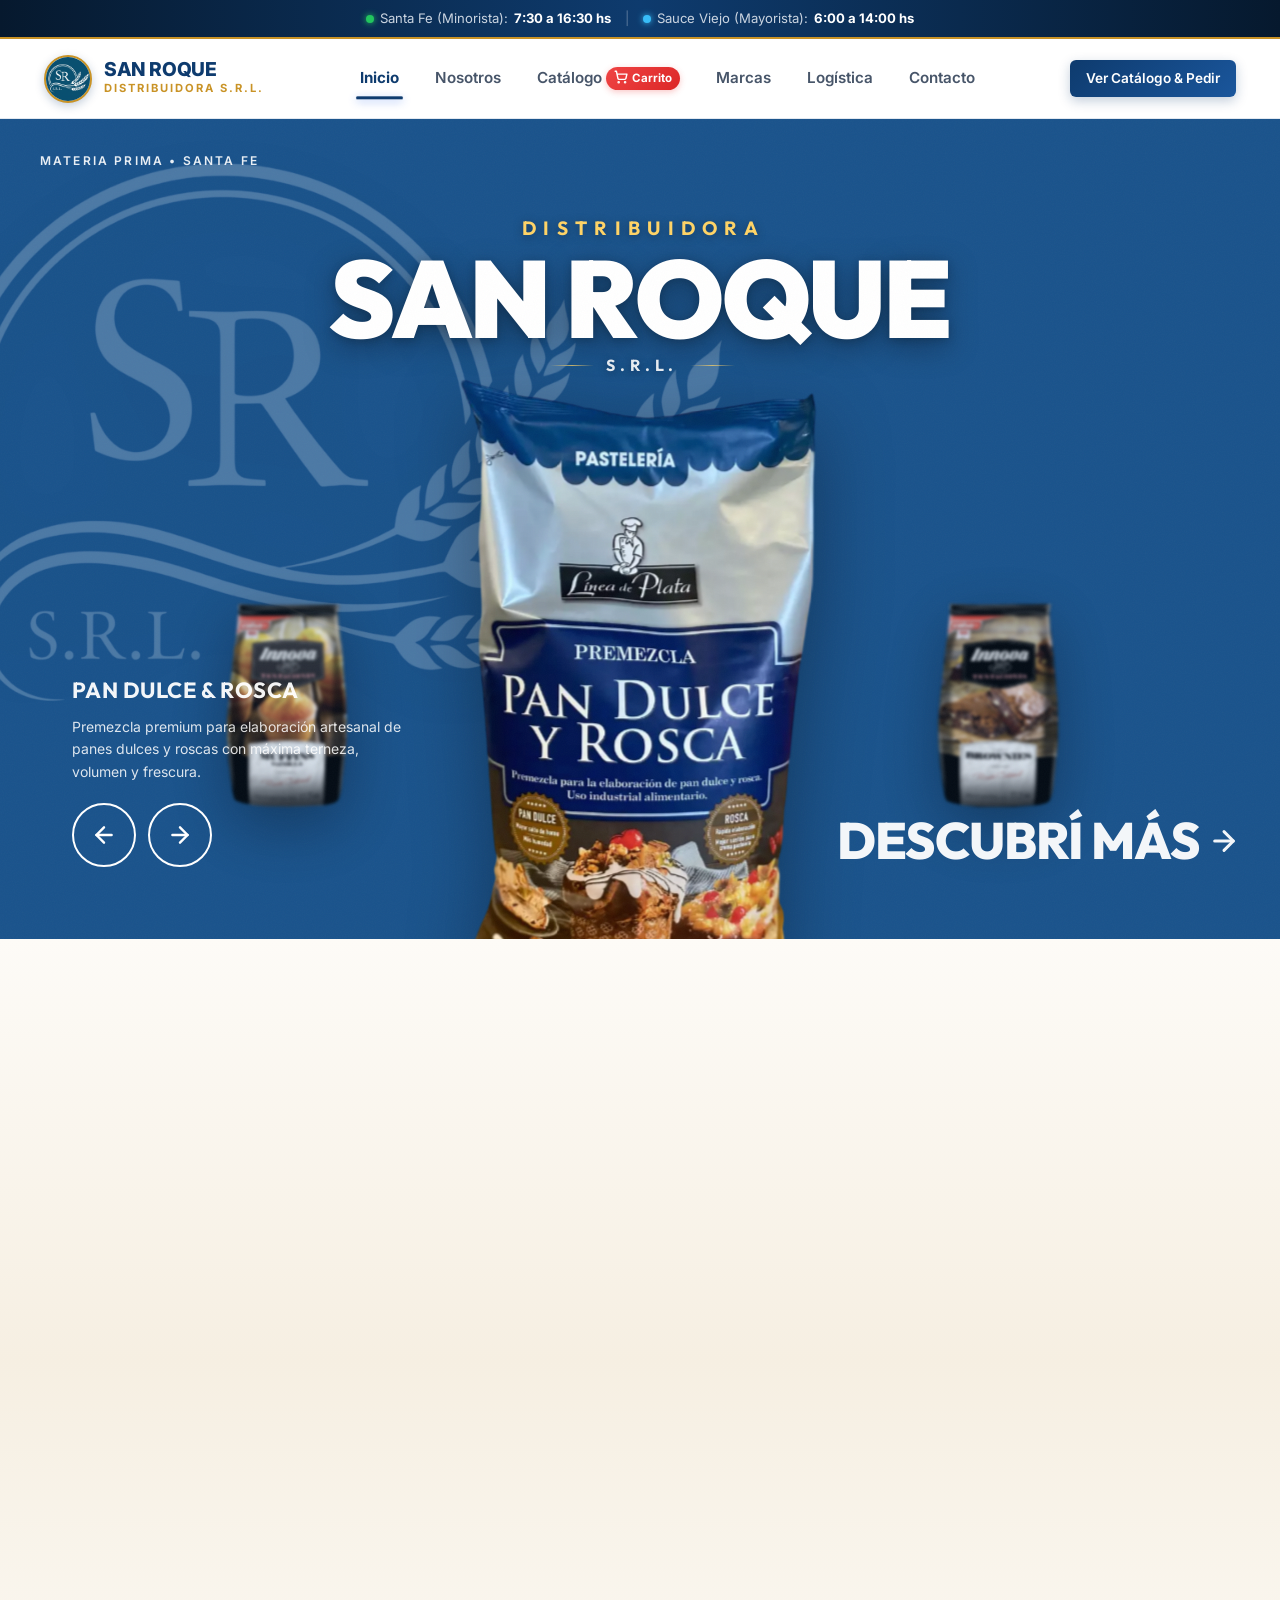
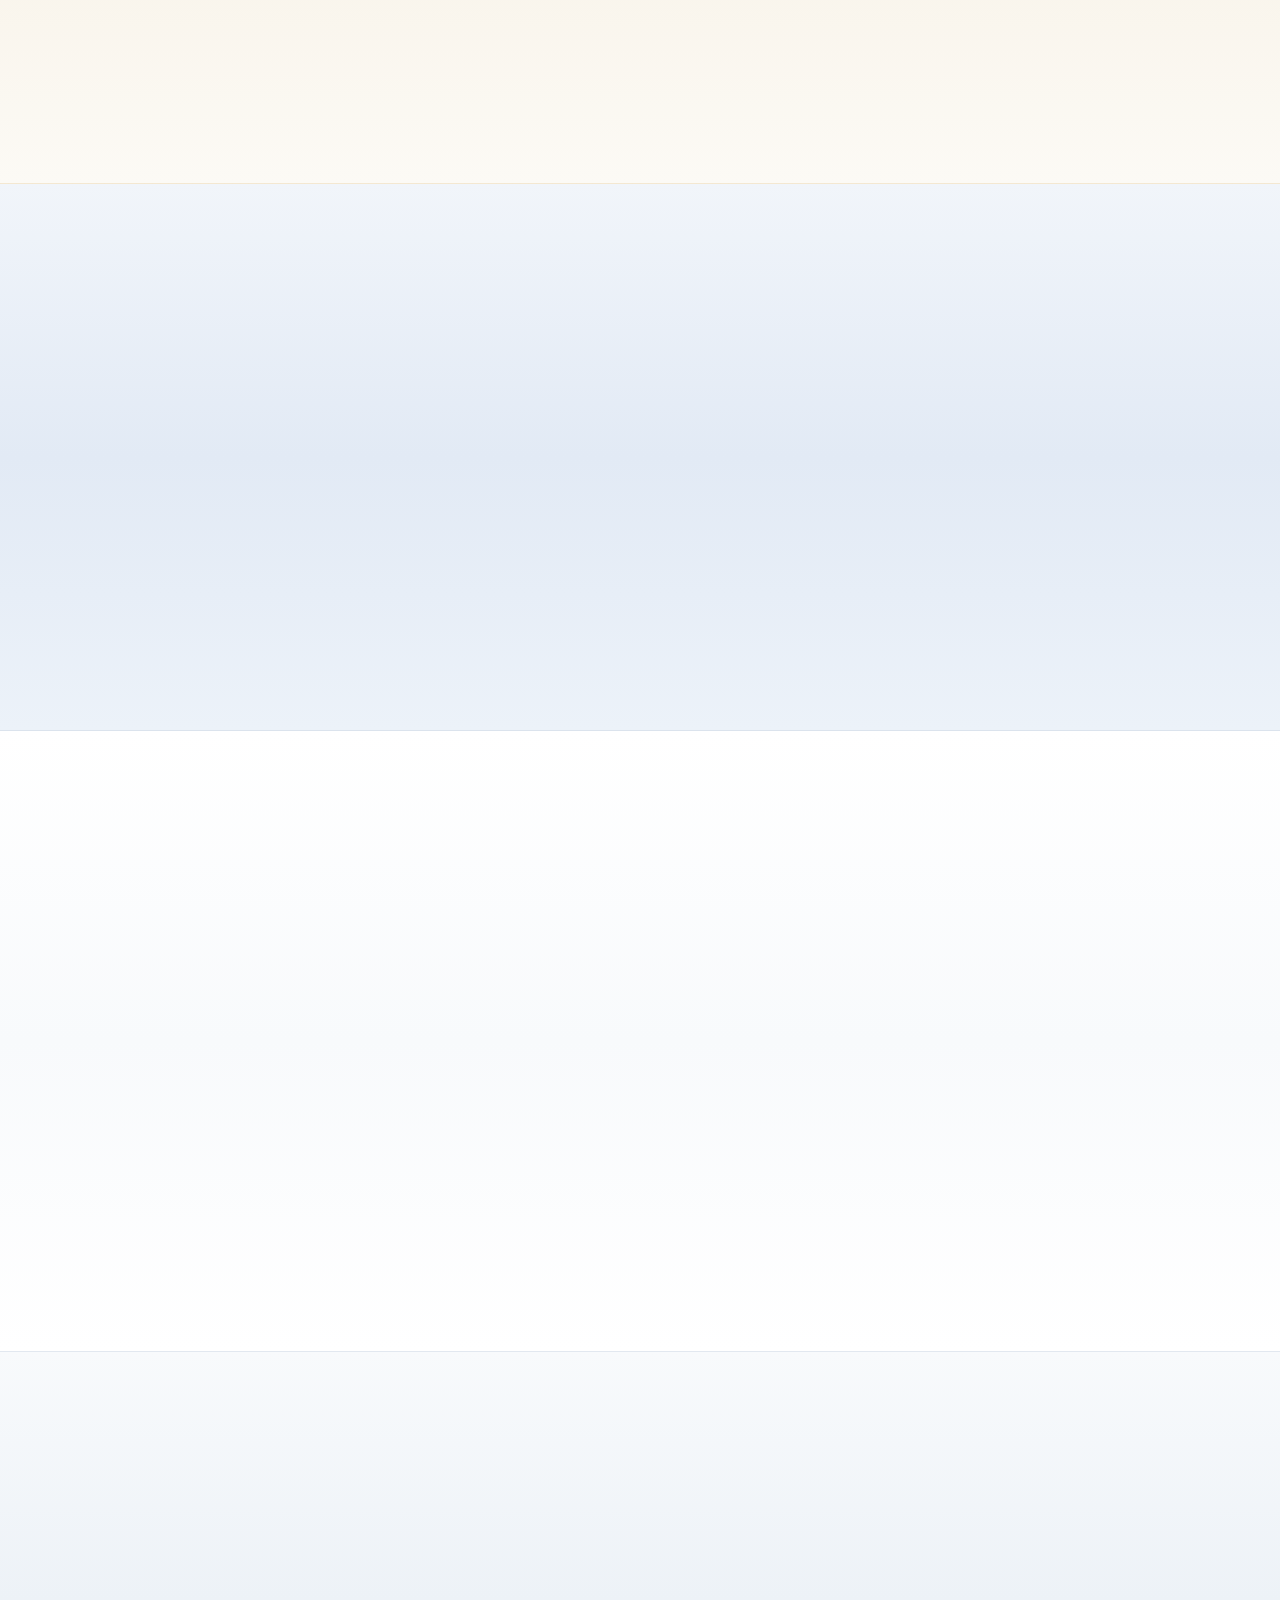
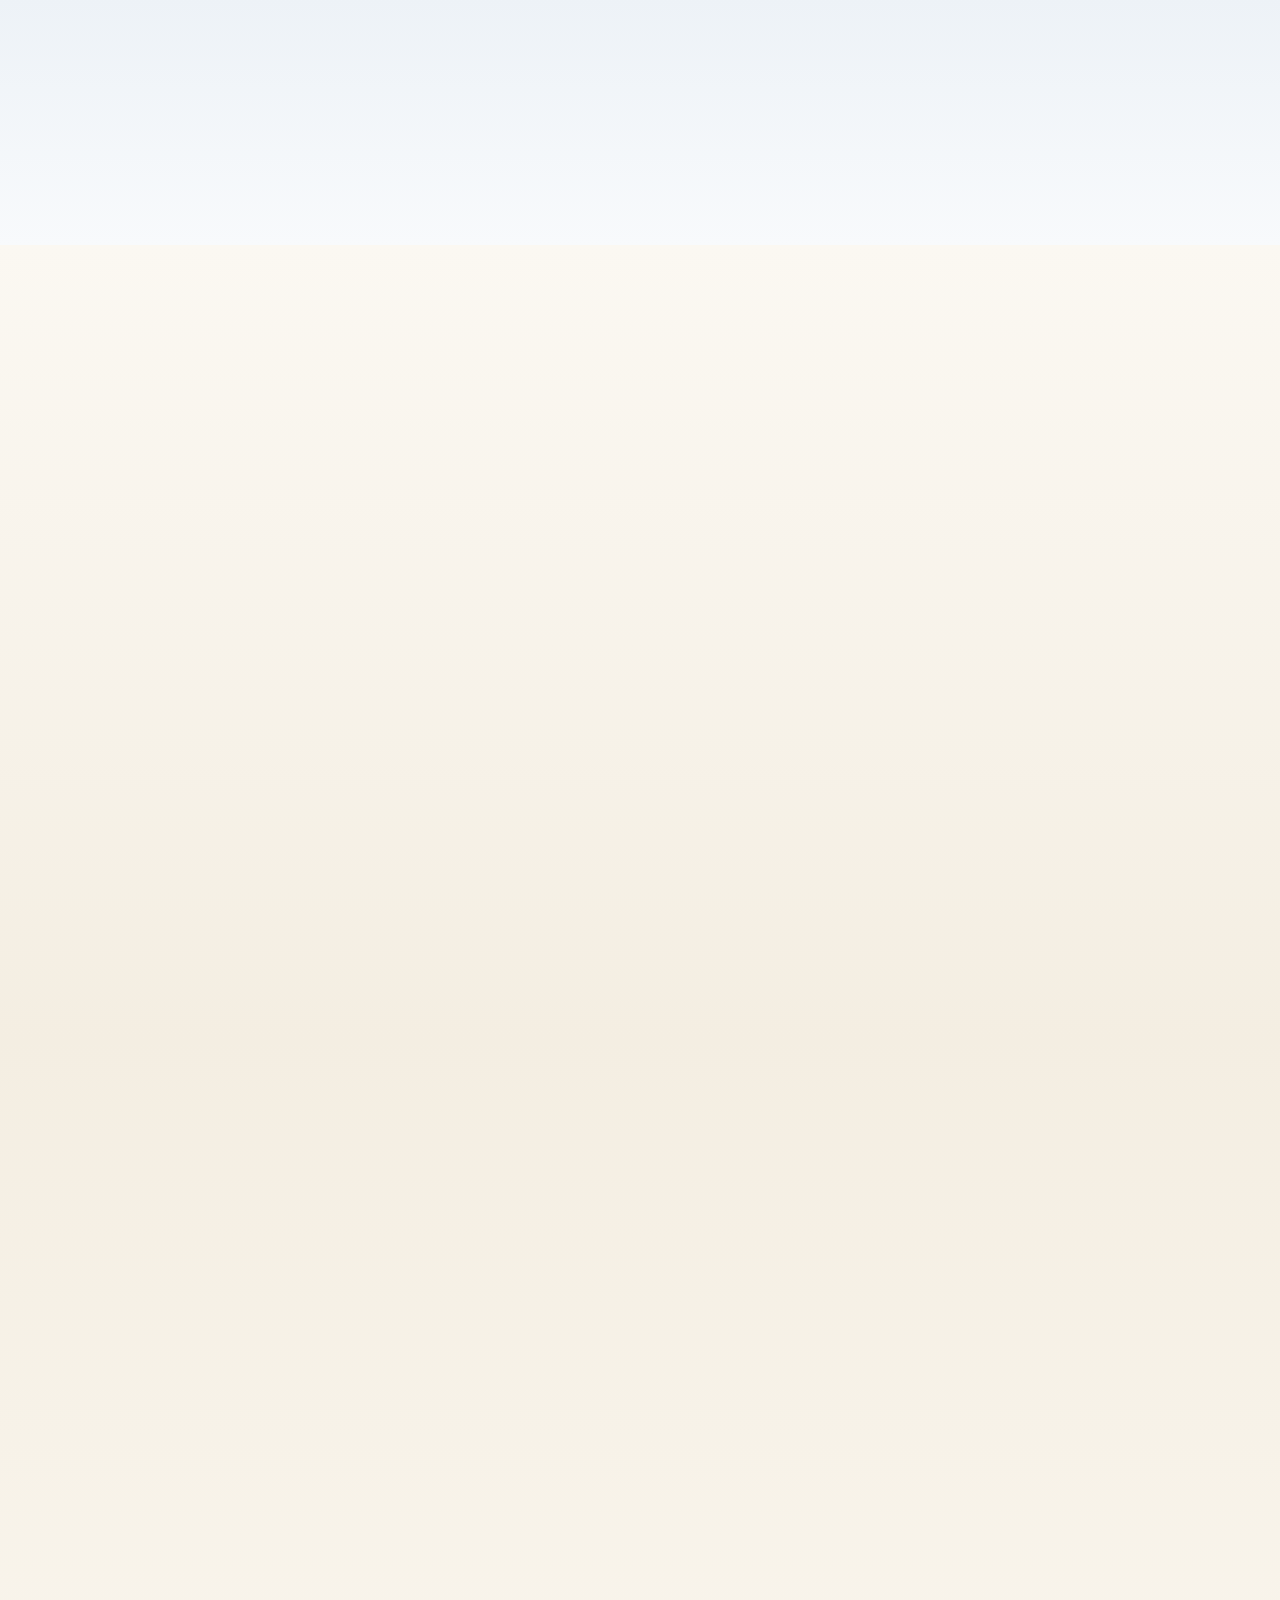
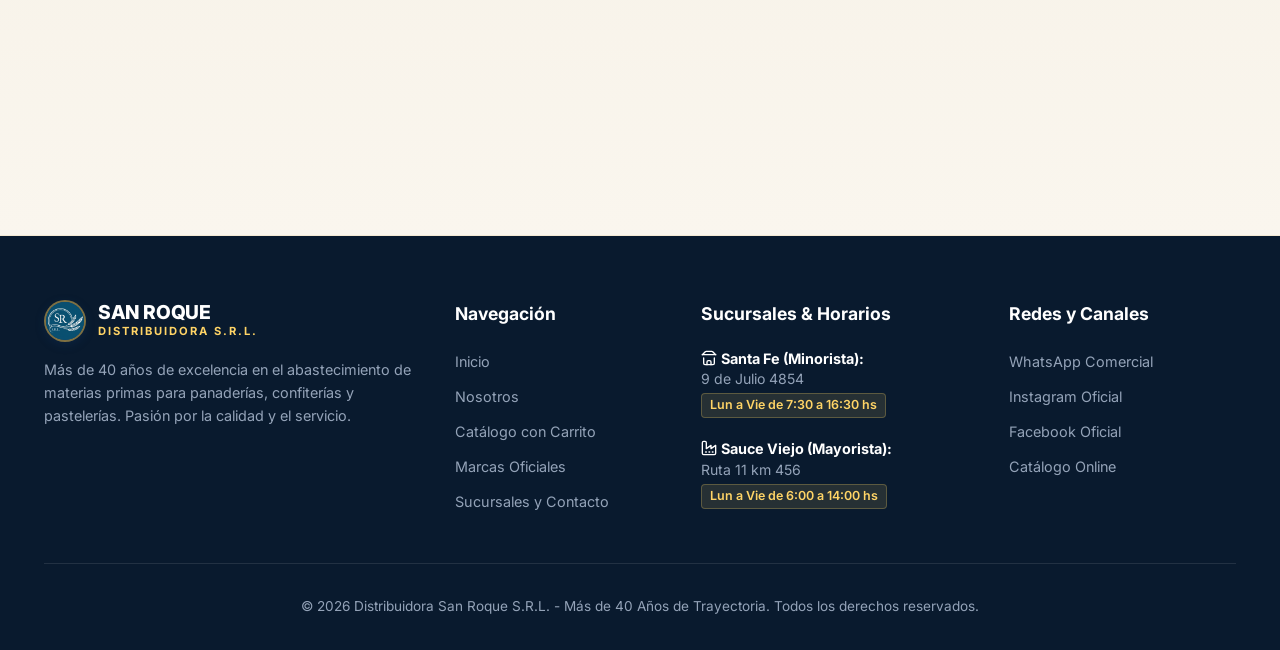
<file: index.html>
<!DOCTYPE html>
<html lang="es">

<head>
  <meta charset="UTF-8">
  <meta name="viewport" content="width=device-width, initial-scale=1.0">
  <title>Distribuidora San Roque S.R.L. | Materia Prima para Panaderías y Confiterías</title>
  <meta name="description"
    content="Distribución mayorista de materias primas para panaderías, confiterías y repostería. Distribuidores oficiales de Calsa, Ledevit, Mapsa y marcas líderes en el país.">

  <!-- Google Fonts: Outfit (Display & Titulares) + Inter (Cuerpo & UI) -->
  <link rel="preconnect" href="https://fonts.googleapis.com">
  <link rel="preconnect" href="https://fonts.gstatic.com" crossorigin>
  <link
    href="https://fonts.googleapis.com/css2?family=Inter:wght@400;500;600;700&family=Outfit:wght@500;600;700;800;900&display=swap"
    rel="stylesheet">

  <!-- Favicon -->
  <link rel="icon" type="image/png" href="imagenes de pagina/logo sin fondo.png">

  <!-- Estilos CSS -->
  <link rel="stylesheet" href="css/style.css">
</head>

<body>

  <!-- Barra Superior: Horarios de Sucursales -->
  <aside class="top-promo-bar" aria-label="Horarios de Sucursales">
    <div class="container top-promo-container">
      <div class="top-promo-right" style="margin: 0 auto;">
        <span class="top-promo-branch"><span class="branch-status-dot dot-retail"></span> Santa Fe (Minorista):
          <strong>7:30 a 16:30 hs</strong></span>
        <span class="top-promo-divider">|</span>
        <span class="top-promo-branch"><span class="branch-status-dot dot-wholesale"></span> Sauce Viejo (Mayorista):
          <strong>6:00 a 14:00 hs</strong></span>
      </div>
    </div>
  </aside>

  <!-- Header & Navegación -->
  <header class="site-header">
    <div class="container header-container">
      <a href="#inicio" class="brand-logo" aria-label="Distribuidora San Roque Inicio">
        <img src="imagenes de pagina/logo.jpg" alt="Distribuidora San Roque Logo" class="logo-img">
        <div class="logo-text">
          <span class="logo-title">SAN ROQUE</span>
          <span class="logo-subtitle">DISTRIBUIDORA S.R.L.</span>
        </div>
      </a>

      <nav>
        <ul class="nav-menu" id="nav-menu">
          <li><a href="#inicio" class="nav-link active">Inicio</a></li>
          <li><a href="#nosotros" class="nav-link">Nosotros</a></li>
          <li><a href="catalogo.html" class="nav-link nav-link-catalogo">Catálogo <span class="nav-pill-badge"><svg
                  width="14" height="14" viewBox="0 0 24 24" fill="none" stroke="currentColor" stroke-width="2.5"
                  stroke-linecap="round" stroke-linejoin="round" aria-hidden="true"
                  style="vertical-align: -2px; margin-right: 0.2rem;">
                  <circle cx="8" cy="21" r="1" />
                  <circle cx="19" cy="21" r="1" />
                  <path d="M2.05 2.05h2l2.66 12.42a2 2 0 0 0 2 1.58h9.78a2 2 0 0 0 1.95-1.57l1.65-7.43H5.12" />
                </svg>Carrito</span></a></li>
          <li><a href="#marcas" class="nav-link">Marcas</a></li>
          <li><a href="#servicios" class="nav-link">Logística</a></li>
          <li><a href="#contacto" class="nav-link">Contacto</a></li>
          <span class="nav-sliding-indicator" id="nav-sliding-indicator" aria-hidden="true"></span>
        </ul>
      </nav>

      <div class="header-cta">
        <a href="catalogo.html" class="btn btn-primary btn-sm">Ver Catálogo & Pedir</a>
        <button class="mobile-menu-toggle" id="mobile-toggle" aria-label="Abrir menú de navegación"
          aria-expanded="false" aria-controls="nav-menu">
          ☰
        </button>
      </div>
    </div>
  </header>

  <!-- Main Content -->
  <main id="inicio">
    <!-- Hero Section Carousel 3D (Stitch Artisanal Supply Showcase) -->
    <section class="hero-carousel-section" id="hero-carousel" style="background-color: #1A538C;"
      aria-label="Destacados San Roque">
      <div class="hero-carousel-container">
        <!-- 1. Grain overlay SVG fractalNoise -->
        <div class="hero-grain-overlay" aria-hidden="true"></div>

        <!-- Logo de Fondo / Marca de Agua a la Izquierda (Detrás de textos y productos) -->
        <div class="hero-bg-watermark" id="hero-bg-watermark" aria-hidden="true">
          <img src="imagenes de pagina/logo sin fondo.png" alt="" class="hero-bg-watermark-img">
        </div>

        <!-- 2. Brand Typographic Lockup (Distribuidora / SAN ROQUE / S.R.L.) -->
        <h1 class="hero-ghost-text hero-brand-lockup" id="hero-ghost-text">
          <span class="hero-lockup-prefix">DISTRIBUIDORA</span>
          <span class="hero-lockup-main">SAN ROQUE</span>
          <span class="hero-lockup-suffix">
            <span class="hero-lockup-line" aria-hidden="true"></span>
            <span>S.R.L.</span>
            <span class="hero-lockup-line" aria-hidden="true"></span>
          </span>
        </h1>

        <!-- 3. Top-left brand label -->
        <div class="hero-brand-label">MATERIA PRIMA • SANTA FE</div>

        <!-- 4. Carousel 3D Stage with the 3 PNG products -->
        <div class="hero-carousel-stage" id="hero-carousel-stage">
          <!-- Item 0: Pan Dulce & Rosca (Center inicial - Azul) -->
          <div class="hero-carousel-item role-center" data-index="0" id="carousel-item-0">
            <img src="imagenes de pagina/premezcla-pan-dulce-rosca-linea-de-plata-Photoroom.png"
              alt="Premezcla Pan Dulce y Rosca Línea de Plata 3kg" draggable="false">
          </div>
          <!-- Item 1: Brownies (Right inicial - Rojo) -->
          <div class="hero-carousel-item role-right" data-index="1" id="carousel-item-1">
            <img src="imagenes de pagina/Innova_Brownies_Nuevo-Photoroom.png"
              alt="Premezcla Brownies Innova 360 Calsa 3kg" draggable="false">
          </div>
          <!-- Item 2: Muffins Vainilla (Left inicial - Amarillo) -->
          <div class="hero-carousel-item role-left" data-index="2" id="carousel-item-2">
            <img src="imagenes de pagina/Innova_Muffins_de_Vainilla_Nuevo-Photoroom.png"
              alt="Premezcla Muffins de Vainilla Innova 360 Calsa 3kg" draggable="false">
          </div>
        </div>

        <!-- 5. Bottom-left text + nav buttons -->
        <div class="hero-bottom-left">
          <div class="hero-product-meta" id="hero-product-meta">
            <p class="hero-product-title" id="hero-product-title">PAN DULCE & ROSCA</p>
            <p class="hero-product-desc" id="hero-product-desc">
              Premezcla premium para elaboración artesanal de panes dulces y roscas con máxima terneza, volumen y
              frescura.
            </p>
          </div>
          <div class="hero-nav-buttons">
            <button type="button" class="hero-nav-btn" id="hero-prev-btn" aria-label="Producto anterior">
              <svg width="26" height="26" viewBox="0 0 24 24" fill="none" stroke="currentColor" stroke-width="2.25"
                stroke-linecap="round" stroke-linejoin="round">
                <path d="m12 19-7-7 7-7" />
                <path d="M19 12H5" />
              </svg>
            </button>
            <button type="button" class="hero-nav-btn" id="hero-next-btn" aria-label="Siguiente producto">
              <svg width="26" height="26" viewBox="0 0 24 24" fill="none" stroke="currentColor" stroke-width="2.25"
                stroke-linecap="round" stroke-linejoin="round">
                <path d="M5 12h14" />
                <path d="m12 5 7 7-7 7" />
              </svg>
            </button>
          </div>
        </div>

        <!-- 6. Bottom-right link "DISCOVER IT" -->
        <div class="hero-bottom-right">
          <a href="catalogo.html" class="hero-discover-link" id="hero-discover-link">
            <span>DESCUBRÍ MÁS</span>
            <svg width="30" height="30" viewBox="0 0 24 24" fill="none" stroke="currentColor" stroke-width="2.25"
              stroke-linecap="round" stroke-linejoin="round">
              <path d="M5 12h14" />
              <path d="m12 5 7 7-7 7" />
            </svg>
          </a>
        </div>
      </div>
    </section>

    <!-- Sobre Nosotros -->
    <section id="nosotros" class="about-section">
      <div class="container">
        <!-- Barra de Estadísticas y Confianza (+40 años, 100% Calidad, <24hs) -->
        <div class="about-stats-bar hero-features animate-on-scroll animate-fade-up">
          <div class="hero-feature-item">
            <span class="hero-feature-num" data-target="40" data-prefix="+" data-suffix="">+40</span>
            <span class="hero-feature-text">Años acompañando a maestros panaderos</span>
          </div>
          <div class="hero-feature-item">
            <span class="hero-feature-num" data-target="100" data-prefix="" data-suffix="%">100%</span>
            <span class="hero-feature-text">Marcas líderes y calidad certificada</span>
          </div>
          <div class="hero-feature-item">
            <span class="hero-feature-num" data-target="24" data-prefix="&lt; " data-suffix=" hs">&lt; 24 hs</span>
            <span class="hero-feature-text">Envíos programados a tu local</span>
          </div>
        </div>
        <div class="about-grid">
          <div class="about-images-wrapper animate-on-scroll animate-slide-right">
            <img src="imagenes de pagina/imagen de local.jpg" alt="Instalaciones de Distribuidora San Roque"
              class="about-img-main" loading="lazy">
            <div class="about-floating-card">
              <strong>Depósito Propio</strong>
              <span>Infraestructura moderna para almacenamiento en frío y seco.</span>
            </div>
          </div>
          <div class="about-text animate-on-scroll animate-slide-left">
            <span class="section-pill">Sobre San Roque</span>
            <h2 class="section-title">Tu socio de confianza en cada horneada</h2>
            <p>
              En <strong>Distribuidora San Roque S.R.L.</strong> contamos con orgullo con <strong>más de 40
                años</strong> de trayectoria especializándonos en la comercialización y distribución de materias primas
              para panificación, pastelería y gastronomía profesional.
            </p>
            <p>
              Entendemos que la puntualidad, el cuidado de la cadena de valor y la frescura de los ingredientes son
              vitales para tu producción diaria. Por eso, contamos con una flota propia y depósito acondicionado para
              garantizar que recibas los mejores productos en tiempo y forma.
            </p>
            <ul class="about-points">
              <li><span class="icon">✓</span> Representantes de primeras marcas: Calsa, Ledevit, Mapsa.</li>
              <li><span class="icon">✓</span> Asesoramiento técnico y comercial para tu negocio.</li>
              <li><span class="icon">✓</span> Stock asegurado y variedad en presentaciones industriales.</li>
            </ul>
          </div>
        </div>
      </div>
    </section>


    <!-- Marcas -->
    <section id="marcas" class="brands-section">
      <div class="container">
        <div class="section-header animate-on-scroll animate-fade-up">
          <span class="section-pill">Garantía de Calidad</span>
          <h2 class="section-title">Marcas que nos Acompañan</h2>
        </div>
      </div>

      <div class="brands-marquee-wrapper animate-on-scroll animate-fade-up"
        aria-label="Carrusel continuo de marcas oficiales">
        <!-- Fila 1: Dirección hacia la izquierda -->
        <div class="brands-marquee-row" data-direction="left" aria-label="Marcas distribuidas - Fila 1">
          <div class="brands-marquee-track" id="brands-track-1">
            <!-- Inyectado dinámicamente con JS -->
          </div>
        </div>

        <!-- Fila 2: Dirección hacia la derecha -->
        <div class="brands-marquee-row" data-direction="right" aria-label="Marcas distribuidas - Fila 2">
          <div class="brands-marquee-track" id="brands-track-2">
            <!-- Inyectado dinámicamente con JS -->
          </div>
        </div>
      </div>
    </section>

    <!-- Ventajas y Logística -->
    <section id="servicios" class="features-section">
      <div class="container">
        <div class="section-header animate-on-scroll animate-fade-up">
          <span class="section-pill">Servicio Integral</span>
          <h2 class="section-title">¿Por qué elegir Distribuidora San Roque?</h2>
        </div>
        <div class="features-carousel-wrapper animate-on-scroll animate-fade-up">
          <!-- Flecha Izquierda Móvil (oculta inicialmente en el primer cuadro) -->
          <button type="button" class="features-nav-btn features-nav-prev is-hidden" id="features-prev-btn"
            aria-label="Ver ventaja anterior" tabindex="-1">
            <svg width="22" height="22" viewBox="0 0 24 24" fill="none" stroke="currentColor" stroke-width="2.5"
              stroke-linecap="round" stroke-linejoin="round" aria-hidden="true">
              <path d="m15 18-6-6 6-6" />
            </svg>
          </button>

          <!-- Viewport del carrusel en móvil (despliega 1 cuadro a la vez) -->
          <div class="features-viewport" id="features-viewport">
            <div class="features-grid" id="features-track">
              <!-- Cuadro 1: Logística y Entrega Programada -->
              <div class="feature-box" data-index="0">
                <div class="feature-icon-wrapper" aria-hidden="true">
                  <svg width="26" height="26" viewBox="0 0 24 24" fill="none" stroke="currentColor" stroke-width="2"
                    stroke-linecap="round" stroke-linejoin="round">
                    <path d="M14 18V6a2 2 0 0 0-2-2H4a2 2 0 0 0-2 2v11a1 1 0 0 0 1 1h2" />
                    <path d="M15 18H9" />
                    <path d="M19 18h2a1 1 0 0 0 1-1v-5l-3-4h-5v10" />
                    <circle cx="7" cy="18" r="2" />
                    <circle cx="17" cy="18" r="2" />
                  </svg>
                </div>
                <h4>Logística y Entrega Programada</h4>
                <p>Rutas organizadas para que tus insumos lleguen justo antes de que inicies tu ciclo de producción.</p>
              </div>

              <!-- Cuadro 2 (Medio): Cuidado de Cadena de Frío -->
              <div class="feature-box" data-index="1">
                <div class="feature-icon-wrapper" aria-hidden="true">
                  <svg width="26" height="26" viewBox="0 0 24 24" fill="none" stroke="currentColor" stroke-width="2"
                    stroke-linecap="round" stroke-linejoin="round">
                    <line x1="12" y1="2" x2="12" y2="22" />
                    <line x1="20" y1="12" x2="4" y2="12" />
                    <line x1="17.65" y1="6.35" x2="6.35" y2="17.65" />
                    <line x1="17.65" y1="17.65" x2="6.35" y2="6.35" />
                    <polyline points="10 4 12 2 14 4" />
                    <polyline points="10 20 12 22 14 20" />
                    <polyline points="4 10 2 12 4 14" />
                    <polyline points="20 10 22 12 20 14" />
                  </svg>
                </div>
                <h4>Cuidado de Cadena de Frío</h4>
                <p>Vehículos e instalaciones equipadas para conservar levaduras, margarinas y lácteos con la temperatura
                  óptima.</p>
              </div>

              <!-- Cuadro 3 (Último): Atención Personalizada Mayorista -->
              <div class="feature-box" data-index="2">
                <div class="feature-icon-wrapper" aria-hidden="true">
                  <svg width="26" height="26" viewBox="0 0 24 24" fill="none" stroke="currentColor" stroke-width="2"
                    stroke-linecap="round" stroke-linejoin="round">
                    <rect x="2" y="7" width="20" height="14" rx="2" ry="2" />
                    <path d="M16 21V5a2 2 0 0 0-2-2h-4a2 2 0 0 0-2 2v16" />
                  </svg>
                </div>
                <h4>Atención Personalizada Mayorista</h4>
                <p>Asesores comerciales dedicados a brindarte cotizaciones a medida y soluciones para compras por
                  volumen.</p>
              </div>
            </div>
          </div>

          <!-- Flecha Derecha Móvil -->
          <button type="button" class="features-nav-btn features-nav-next" id="features-next-btn"
            aria-label="Ver siguiente ventaja">
            <svg width="22" height="22" viewBox="0 0 24 24" fill="none" stroke="currentColor" stroke-width="2.5"
              stroke-linecap="round" stroke-linejoin="round" aria-hidden="true">
              <path d="m9 18 6-6-6-6" />
            </svg>
          </button>
        </div>

        <!-- Indicadores de paginación móvil -->
        <div class="features-pagination" id="features-pagination" role="tablist" aria-label="Navegación de ventajas">
          <button type="button" class="features-dot active" role="tab" aria-selected="true"
            aria-label="Ver ventaja 1 de 3" data-index="0"></button>
          <button type="button" class="features-dot" role="tab" aria-selected="false" aria-label="Ver ventaja 2 de 3"
            data-index="1"></button>
          <button type="button" class="features-dot" role="tab" aria-selected="false" aria-label="Ver ventaja 3 de 3"
            data-index="2"></button>
        </div>
      </div>
    </section>

    <!-- Sección de Acceso al Catálogo y Pedidos Online -->
    <section id="catalogo-cta" class="catalog-cta-section">
      <div class="container">
        <div class="catalog-cta-banner animate-on-scroll animate-fade-up">
          <div class="catalog-cta-decor-circle"></div>

          <div class="catalog-cta-grid">
            <!-- Título de invitación al catálogo -->
            <div class="catalog-cta-title-wrap animate-on-scroll animate-fade-up">
              <h2 class="catalog-cta-title">
                ¡Explorá Nuestro <span>Catálogo Completo</span> y Hacé Tu Consulta Online!
              </h2>
            </div>

            <!-- Camión que entra por la izquierda -->
            <div class="catalog-cta-truck animate-on-scroll animate-from-left">
              <img src="imagenes de pagina/camion.png" alt="Distribución y Envíos San Roque"
                class="cta-img cta-truck-img" loading="lazy">
            </div>

            <!-- Carrito que entra por la derecha -->
            <div class="catalog-cta-cart animate-on-scroll animate-from-right">
              <img src="imagenes de pagina/carrito.png" alt="Carrito de Compras Online" class="cta-img cta-cart-img"
                loading="lazy">
            </div>

            <!-- Botón de Acción debajo del título -->
            <div class="catalog-cta-actions animate-on-scroll animate-fade-up">
              <a href="catalogo.html" class="btn btn-secondary btn-lg catalog-cta-main-btn">
                <span>Ingresar al Catálogo &amp; Armar Pedido <svg width="18" height="18" viewBox="0 0 24 24"
                    fill="none" stroke="currentColor" stroke-width="2" stroke-linecap="round" stroke-linejoin="round"
                    aria-hidden="true" style="vertical-align: -3px; margin-left: 0.3rem;">
                    <circle cx="8" cy="21" r="1" />
                    <circle cx="19" cy="21" r="1" />
                    <path d="M2.05 2.05h2l2.66 12.42a2 2 0 0 0 2 1.58h9.78a2 2 0 0 0 1.95-1.57l1.65-7.43H5.12" />
                  </svg></span>
              </a>
            </div>
          </div>
        </div>
      </div>
    </section>

    <!-- Contacto, Redes Sociales y Ubicación -->
    <section id="contacto" class="contact-section">
      <div class="container">
        <div class="section-header animate-on-scroll animate-fade-up">
          <span class="section-pill">Atención Personalizada</span>
          <h2 class="section-title">Comunícate con Nosotros</h2>
          <p class="section-subtitle">
            Seguinos en nuestras redes oficiales para novedades y promociones, o contactate directamente por WhatsApp
            para consultas comerciales y presupuestos.
          </p>
        </div>

        <!-- Canales Oficiales / Redes Sociales Destacadas -->
        <div class="social-channels-grid animate-on-scroll animate-stagger">
          <!-- WhatsApp Card -->
          <div class="social-channel-card card-whatsapp">
            <div class="social-icon-wrapper wa-icon-bg">
              <svg width="32" height="32" fill="currentColor" viewBox="0 0 24 24">
                <path
                  d="M.057 24l1.687-6.163c-1.041-1.804-1.588-3.849-1.587-5.946.003-6.556 5.338-11.891 11.893-11.891 3.181.001 6.167 1.24 8.413 3.488 2.245 2.248 3.481 5.236 3.48 8.414-.003 6.557-5.338 11.892-11.893 11.892-1.99-.001-3.951-.5-5.688-1.448l-6.305 1.654zm6.597-3.807c1.676.995 3.276 1.591 5.392 1.592 5.448 0 9.886-4.434 9.889-9.885.002-5.462-4.415-9.89-9.881-9.892-5.452 0-9.887 4.434-9.889 9.884-.001 2.225.651 3.891 1.746 5.634l-.999 3.648 3.742-.981zm11.387-5.464c-.074-.124-.272-.198-.57-.347-.297-.149-1.758-.868-2.031-.967-.272-.099-.47-.149-.669.149-.198.297-.768.967-.941 1.165-.173.198-.347.223-.644.074-.297-.149-1.255-.462-2.39-1.475-.883-.788-1.48-1.761-1.653-2.059-.173-.297-.018-.458.13-.606.134-.133.297-.347.446-.521.151-.172.2-.296.3-.495.099-.198.05-.372-.025-.521-.075-.148-.669-1.611-.916-2.206-.242-.579-.487-.501-.669-.51l-.57-.01c-.198 0-.52.074-.792.372s-1.04 1.016-1.04 2.479 1.065 2.876 1.213 3.074c.149.198 2.095 3.2 5.076 4.487.709.306 1.263.489 1.694.626.712.226 1.36.194 1.872.118.571-.085 1.758-.719 2.006-1.413.248-.695.248-1.29.173-1.414z" />
              </svg>
            </div>
            <div class="social-channel-content">
              <span class="social-channel-badge">Atención Inmediata</span>
              <h4>WhatsApp Comercial</h4>
              <p>Consultas de stock, listas de precios mayoristas y cotizaciones directas.</p>
              <span class="social-channel-handle">+54 9 11 1234-5678</span>
            </div>
            <a href="https://wa.me/5491112345678?text=Hola%20Distribuidora%20San%20Roque%2C%20quisiera%20hacer%20una%20consulta"
              target="_blank" rel="noopener noreferrer" class="btn btn-channel btn-channel-wa">
              <span>Chatear por WhatsApp</span>
            </a>
          </div>

          <!-- Instagram Card -->
          <div class="social-channel-card card-instagram">
            <div class="social-icon-wrapper ig-icon-bg">
              <svg width="32" height="32" fill="currentColor" viewBox="0 0 24 24">
                <path
                  d="M12 2.163c3.204 0 3.584.012 4.85.07 3.252.148 4.771 1.691 4.919 4.919.058 1.265.069 1.645.069 4.849 0 3.205-.012 3.584-.069 4.849-.149 3.225-1.664 4.771-4.919 4.919-1.266.058-1.644.07-4.85.07-3.204 0-3.584-.012-4.849-.07-3.26-.149-4.771-1.699-4.919-4.92-.058-1.265-.07-1.644-.07-4.849 0-3.204.013-3.583.07-4.849.149-3.227 1.664-4.771 4.919-4.919 1.266-.057 1.645-.069 4.849-.069zm0-2.163c-3.259 0-3.667.014-4.947.072-4.358.2-6.78 2.618-6.98 6.98-.059 1.281-.073 1.689-.073 4.948 0 3.259.014 3.668.072 4.948.2 4.358 2.618 6.78 6.98 6.98 1.281.058 1.689.072 4.948.072 3.259 0 3.668-.014 4.948-.072 4.354-.2 6.782-2.618 6.979-6.98.059-1.28.073-1.689.073-4.948 0-3.259-.014-3.667-.072-4.947-.196-4.354-2.617-6.78-6.979-6.98-1.281-.059-1.69-.073-4.949-.073zm0 5.838c-3.403 0-6.162 2.759-6.162 6.162s2.759 6.163 6.162 6.163 6.162-2.759 6.162-6.163c0-3.403-2.759-6.162-6.162-6.162zm0 10.162c-2.209 0-4-1.79-4-4 0-2.209 1.791-4 4-4s4 1.791 4 4c0 2.21-1.791 4-4 4zm6.406-11.845c-.796 0-1.441.645-1.441 1.44s.645 1.44 1.441 1.44c.795 0 1.439-.645 1.439-1.44s-.644-1.44-1.439-1.44z" />
              </svg>
            </div>
            <div class="social-channel-content">
              <span class="social-channel-badge">Comunidad & Tips</span>
              <h4>Instagram</h4>
              <p>Novedades, técnicas de panificación, nuevos insumos y lanzamientos oficiales.</p>
              <span class="social-channel-handle">@distribuidorasanroquesrl</span>
            </div>
            <a href="https://www.instagram.com/distribuidorasanroquesrl/" target="_blank" rel="noopener noreferrer"
              class="btn btn-channel btn-channel-ig">
              <span>Seguinos en Instagram</span>
            </a>
          </div>

          <!-- Facebook Card -->
          <div class="social-channel-card card-facebook">
            <div class="social-icon-wrapper fb-icon-bg">
              <svg width="32" height="32" fill="currentColor" viewBox="0 0 24 24">
                <path
                  d="M24 12.073c0-6.627-5.373-12-12-12s-12 5.373-12 12c0 5.99 4.388 10.954 10.125 11.854v-8.385H7.078v-3.47h3.047V9.43c0-3.007 1.792-4.669 4.533-4.669 1.312 0 2.686.235 2.686.235v2.953H15.83c-1.491 0-1.956.925-1.956 1.874v2.25h3.328l-.532 3.47h-2.796v8.385C19.612 23.027 24 18.062 24 12.073z" />
              </svg>
            </div>
            <div class="social-channel-content">
              <span class="social-channel-badge">Página Oficial</span>
              <h4>Facebook</h4>
              <p>Comunidad gastronómica, publicaciones del rubro y promociones especiales.</p>
              <span class="social-channel-handle">Distribuidora San Roque S.R.L.</span>
            </div>
            <a href="https://www.facebook.com/DISTSANROQUESRL/?locale=es_LA" target="_blank" rel="noopener noreferrer"
              class="btn btn-channel btn-channel-fb">
              <span>Visitar Facebook</span>
            </a>
          </div>
        </div>

        <!-- Sección de Nuestras Sucursales: Ubicación y Horarios -->
        <div class="branches-section-wrap" id="sucursales">
          <div class="branches-header animate-on-scroll animate-fade-up">
            <span class="section-pill">Puntos de Atención y Retiro</span>
            <h3 class="branches-title">Nuestras Sucursales: Ubicación y Horarios</h3>
            <p class="branches-subtitle">
              Contamos con sedes preparadas específicamente para cada necesidad: atención directa minorista en Santa Fe
              y centro de despacho mayorista en Sauce Viejo.
            </p>
          </div>

          <div class="branches-grid animate-on-scroll animate-stagger">
            <!-- Sucursal Santa Fe (Venta Minorista) -->
            <article class="branch-card branch-card-retail">
              <div class="branch-card-header">
                <div class="branch-tag-pill branch-tag-retail">
                  <span class="branch-tag-icon" aria-hidden="true">
                    <svg width="15" height="15" viewBox="0 0 24 24" fill="none" stroke="currentColor" stroke-width="2"
                      stroke-linecap="round" stroke-linejoin="round">
                      <path d="m2 7 4.41-4.41A2 2 0 0 1 7.83 2h8.34a2 2 0 0 1 1.42.59L22 7" />
                      <path d="M4 12v8a2 2 0 0 0 2 2h12a2 2 0 0 0 2-2v-8" />
                      <path d="M15 22v-4a2 2 0 0 0-2-2h-2a2 2 0 0 0-2 2v4" />
                      <path d="M2 7h20" />
                    </svg>
                  </span>
                  <span>Venta Minorista</span>
                </div>
                <h4 class="branch-name">Sucursal Santa Fe</h4>
                <p class="branch-role">Atención al público, panaderías locales, confiterías y emprendimientos
                  gastronómicos.</p>
              </div>

              <div class="branch-details-list">
                <div class="branch-detail-item">
                  <div class="branch-detail-icon" aria-hidden="true">
                    <svg width="20" height="20" viewBox="0 0 24 24" fill="none" stroke="currentColor" stroke-width="2"
                      stroke-linecap="round" stroke-linejoin="round">
                      <path d="M20 10c0 6-8 12-8 12s-8-6-8-12a8 8 0 0 1 16 0Z" />
                      <circle cx="12" cy="10" r="3" />
                    </svg>
                  </div>
                  <div class="branch-detail-info">
                    <span class="branch-detail-label">Dirección</span>
                    <strong class="branch-detail-value">9 de Julio 4854, Santa Fe.</strong>
                  </div>
                </div>

                <div class="branch-detail-item branch-detail-highlight">
                  <div class="branch-detail-icon" aria-hidden="true">
                    <svg width="20" height="20" viewBox="0 0 24 24" fill="none" stroke="currentColor" stroke-width="2"
                      stroke-linecap="round" stroke-linejoin="round">
                      <circle cx="12" cy="12" r="10" />
                      <polyline points="12 6 12 12 16 14" />
                    </svg>
                  </div>
                  <div class="branch-detail-info">
                    <span class="branch-detail-label">Horario de Atención</span>
                    <strong class="branch-detail-value">Lunes a Viernes de 7:30 a 16:30 hs</strong>
                  </div>
                </div>

                <div class="branch-detail-item">
                  <div class="branch-detail-icon" aria-hidden="true">
                    <svg width="20" height="20" viewBox="0 0 24 24" fill="none" stroke="currentColor" stroke-width="2"
                      stroke-linecap="round" stroke-linejoin="round">
                      <path d="M6 2 3 6v14a2 2 0 0 0 2 2h14a2 2 0 0 0 2-2V6l-3-4Z" />
                      <line x1="3" y1="6" x2="21" y2="6" />
                      <path d="M16 10a4 4 0 0 1-8 0" />
                    </svg>
                  </div>
                  <div class="branch-detail-info">
                    <span class="branch-detail-label">Modalidad de Venta</span>
                    <span class="branch-detail-desc">Venta por menor, fraccionado, insumos para repostería y atención
                      directa en mostrador.</span>
                  </div>
                </div>
              </div>

              <div class="branch-actions">
                <a href="https://www.google.com/maps/search/?api=1&query=9+de+Julio+4854%2C+Santa+Fe%2C+Argentina"
                  target="_blank" rel="noopener noreferrer" class="btn btn-outline btn-branch-maps"
                  aria-label="Ver Sucursal Santa Fe en Google Maps">
                  <svg width="17" height="17" viewBox="0 0 24 24" fill="none" stroke="currentColor" stroke-width="2"
                    stroke-linecap="round" stroke-linejoin="round" aria-hidden="true">
                    <polygon points="3 6 9 3 15 6 21 3 21 18 15 21 9 18 3 21" />
                    <line x1="9" y1="3" x2="9" y2="18" />
                    <line x1="15" y1="6" x2="15" y2="21" />
                  </svg>
                  <span>Ver en Google Maps</span>
                </a>
                <a href="https://wa.me/5491112345678?text=Hola%20Distribuidora%20San%20Roque%2C%20quisiera%20consultar%20por%20venta%20minorista%20en%20Sucursal%20Santa%20Fe"
                  target="_blank" rel="noopener noreferrer" class="btn btn-primary btn-branch-wa"
                  aria-label="Consultar por WhatsApp a Sucursal Santa Fe">
                  <svg width="17" height="17" fill="currentColor" viewBox="0 0 24 24" aria-hidden="true">
                    <path
                      d="M.057 24l1.687-6.163c-1.041-1.804-1.588-3.849-1.587-5.946.003-6.556 5.338-11.891 11.893-11.891 3.181.001 6.167 1.24 8.413 3.488 2.245 2.248 3.481 5.236 3.48 8.414-.003 6.557-5.338 11.892-11.893 11.892-1.99-.001-3.951-.5-5.688-1.448l-6.305 1.654zm6.597-3.807c1.676.995 3.276 1.591 5.392 1.592 5.448 0 9.886-4.434 9.889-9.885.002-5.462-4.415-9.89-9.881-9.892-5.452 0-9.887 4.434-9.889 9.884-.001 2.225.651 3.891 1.746 5.634l-.999 3.648 3.742-.981zm11.387-5.464c-.074-.124-.272-.198-.57-.347-.297-.149-1.758-.868-2.031-.967-.272-.099-.47-.149-.669.149-.198.297-.768.967-.941 1.165-.173.198-.347.223-.644.074-.297-.149-1.255-.462-2.39-1.475-.883-.788-1.48-1.761-1.653-2.059-.173-.297-.018-.458.13-.606.134-.133.297-.347.446-.521.151-.172.2-.296.3-.495.099-.198.05-.372-.025-.521-.075-.148-.669-1.611-.916-2.206-.242-.579-.487-.501-.669-.51l-.57-.01c-.198 0-.52.074-.792.372s-1.04 1.016-1.04 2.479 1.065 2.876 1.213 3.074c.149.198 2.095 3.2 5.076 4.487.709.306 1.263.489 1.694.626.712.226 1.36.194 1.872.118.571-.085 1.758-.719 2.006-1.413.248-.695.248-1.29.173-1.414z" />
                  </svg>
                  <span>WhatsApp Minorista</span>
                </a>
              </div>
            </article>

            <!-- Sucursal Sauce Viejo (Venta Mayorista) -->
            <article class="branch-card branch-card-wholesale">
              <div class="branch-card-header">
                <div class="branch-tag-pill branch-tag-wholesale">
                  <span class="branch-tag-icon" aria-hidden="true">
                    <svg width="15" height="15" viewBox="0 0 24 24" fill="none" stroke="currentColor" stroke-width="2"
                      stroke-linecap="round" stroke-linejoin="round">
                      <path d="M2 20a2 2 0 0 0 2 2h16a2 2 0 0 0 2-2V8l-7 5V8l-7 5V4a2 2 0 0 0-2-2H4a2 2 0 0 0-2 2Z" />
                      <path d="M17 18h1" />
                      <path d="M12 18h1" />
                      <path d="M7 18h1" />
                    </svg>
                  </span>
                  <span>Venta Mayorista</span>
                </div>
                <h4 class="branch-name">Sucursal Sauce Viejo</h4>
                <p class="branch-role">Centro logístico, depósitos en frío/seco y compras por volumen comercial.</p>
              </div>

              <div class="branch-details-list">
                <div class="branch-detail-item">
                  <div class="branch-detail-icon" aria-hidden="true">
                    <svg width="20" height="20" viewBox="0 0 24 24" fill="none" stroke="currentColor" stroke-width="2"
                      stroke-linecap="round" stroke-linejoin="round">
                      <path d="M20 10c0 6-8 12-8 12s-8-6-8-12a8 8 0 0 1 16 0Z" />
                      <circle cx="12" cy="10" r="3" />
                    </svg>
                  </div>
                  <div class="branch-detail-info">
                    <span class="branch-detail-label">Dirección</span>
                    <strong class="branch-detail-value">Ruta 11 km 456, Sauce Viejo.</strong>
                  </div>
                </div>

                <div class="branch-detail-item branch-detail-highlight">
                  <div class="branch-detail-icon" aria-hidden="true">
                    <svg width="20" height="20" viewBox="0 0 24 24" fill="none" stroke="currentColor" stroke-width="2"
                      stroke-linecap="round" stroke-linejoin="round">
                      <circle cx="12" cy="12" r="10" />
                      <polyline points="12 6 12 12 16 14" />
                    </svg>
                  </div>
                  <div class="branch-detail-info">
                    <span class="branch-detail-label">Horario de Despacho</span>
                    <strong class="branch-detail-value">Lunes a Viernes de 6:00 a 14:00 hs</strong>
                  </div>
                </div>

                <div class="branch-detail-item">
                  <div class="branch-detail-icon" aria-hidden="true">
                    <svg width="20" height="20" viewBox="0 0 24 24" fill="none" stroke="currentColor" stroke-width="2"
                      stroke-linecap="round" stroke-linejoin="round">
                      <path d="m7.5 4.27 9 5.15" />
                      <path
                        d="M21 8a2 2 0 0 0-1-1.73l-7-4a2 2 0 0 0-2 0l-7 4A2 2 0 0 0 3 8v8a2 2 0 0 0 1 1.73l7 4a2 2 0 0 0 2 0l7-4A2 2 0 0 0 21 16Z" />
                      <path d="m3.3 7 8.7 5 8.7-5" />
                      <path d="M12 22V12" />
                    </svg>
                  </div>
                  <div class="branch-detail-info">
                    <span class="branch-detail-label">Modalidad de Venta</span>
                    <span class="branch-detail-desc">Venta por mayor, productos asegurados, provisión industrial y
                      logística
                      programada de distribución.</span>
                  </div>
                </div>
              </div>

              <div class="branch-actions">
                <a href="https://maps.app.goo.gl/dnDrXabBxdUQSrgG8" target="_blank" rel="noopener noreferrer"
                  class="btn btn-outline btn-branch-maps" aria-label="Ver Sucursal Sauce Viejo en Google Maps">
                  <svg width="17" height="17" viewBox="0 0 24 24" fill="none" stroke="currentColor" stroke-width="2"
                    stroke-linecap="round" stroke-linejoin="round" aria-hidden="true">
                    <polygon points="3 6 9 3 15 6 21 3 21 18 15 21 9 18 3 21" />
                    <line x1="9" y1="3" x2="9" y2="18" />
                    <line x1="15" y1="6" x2="15" y2="21" />
                  </svg>
                  <span>Ver en Google Maps</span>
                </a>
                <a href="https://wa.me/5491112345678?text=Hola%20Distribuidora%20San%20Roque%2C%20quisiera%20hacer%20un%20pedido%20mayorista%20en%20Sucursal%20Sauce%20Viejo"
                  target="_blank" rel="noopener noreferrer" class="btn btn-secondary btn-branch-wa"
                  aria-label="Consultar por WhatsApp a Sucursal Sauce Viejo">
                  <svg width="17" height="17" fill="currentColor" viewBox="0 0 24 24" aria-hidden="true">
                    <path
                      d="M.057 24l1.687-6.163c-1.041-1.804-1.588-3.849-1.587-5.946.003-6.556 5.338-11.891 11.893-11.891 3.181.001 6.167 1.24 8.413 3.488 2.245 2.248 3.481 5.236 3.48 8.414-.003 6.557-5.338 11.892-11.893 11.892-1.99-.001-3.951-.5-5.688-1.448l-6.305 1.654zm6.597-3.807c1.676.995 3.276 1.591 5.392 1.592 5.448 0 9.886-4.434 9.889-9.885.002-5.462-4.415-9.89-9.881-9.892-5.452 0-9.887 4.434-9.889 9.884-.001 2.225.651 3.891 1.746 5.634l-.999 3.648 3.742-.981zm11.387-5.464c-.074-.124-.272-.198-.57-.347-.297-.149-1.758-.868-2.031-.967-.272-.099-.47-.149-.669.149-.198.297-.768.967-.941 1.165-.173.198-.347.223-.644.074-.297-.149-1.255-.462-2.39-1.475-.883-.788-1.48-1.761-1.653-2.059-.173-.297-.018-.458.13-.606.134-.133.297-.347.446-.521.151-.172.2-.296.3-.495.099-.198.05-.372-.025-.521-.075-.148-.669-1.611-.916-2.206-.242-.579-.487-.501-.669-.51l-.57-.01c-.198 0-.52.074-.792.372s-1.04 1.016-1.04 2.479 1.065 2.876 1.213 3.074c.149.198 2.095 3.2 5.076 4.487.709.306 1.263.489 1.694.626.712.226 1.36.194 1.872.118.571-.085 1.758-.719 2.006-1.413.248-.695.248-1.29.173-1.414z" />
                  </svg>
                  <span>WhatsApp Mayorista</span>
                </a>
              </div>
            </article>
          </div>

        </div>
      </div>
    </section>
  </main>

  <!-- Footer -->
  <footer class="site-footer">
    <div class="container">
      <div class="footer-grid">
        <div class="footer-brand">
          <div class="brand-logo">
            <img src="imagenes de pagina/logo.jpg" alt="Distribuidora San Roque Logo" class="logo-img logo-img-footer">
            <div class="logo-text">
              <span class="logo-title">SAN ROQUE</span>
              <span class="logo-subtitle">DISTRIBUIDORA S.R.L.</span>
            </div>
          </div>
          <p>
            Más de 40 años de excelencia en el abastecimiento de materias primas para panaderías, confiterías y
            pastelerías. Pasión por la calidad y el servicio.
          </p>
        </div>
        <div class="footer-col">
          <h5>Navegación</h5>
          <ul class="footer-links">
            <li><a href="#inicio">Inicio</a></li>
            <li><a href="#nosotros">Nosotros</a></li>
            <li><a href="catalogo.html">Catálogo con Carrito</a></li>
            <li><a href="#marcas">Marcas Oficiales</a></li>
            <li><a href="#contacto">Sucursales y Contacto</a></li>
          </ul>
        </div>
        <div class="footer-col footer-col-branches">
          <h5>Sucursales & Horarios</h5>
          <ul class="footer-links footer-branches-list">
            <li>
              <strong><svg width="16" height="16" viewBox="0 0 24 24" fill="none" stroke="currentColor" stroke-width="2"
                  stroke-linecap="round" stroke-linejoin="round" aria-hidden="true">
                  <path d="m2 7 4.41-4.41A2 2 0 0 1 7.83 2h8.34a2 2 0 0 1 1.42.59L22 7" />
                  <path d="M4 12v8a2 2 0 0 0 2 2h12a2 2 0 0 0 2-2v-8" />
                  <path d="M15 22v-4a2 2 0 0 0-2-2h-2a2 2 0 0 0-2 2v4" />
                  <path d="M2 7h20" />
                </svg>Santa Fe (Minorista):</strong><br>
              <span>9 de Julio 4854</span><br>
              <span class="footer-schedule-badge">Lun a Vie de 7:30 a 16:30 hs</span>
            </li>
            <li>
              <strong><svg width="16" height="16" viewBox="0 0 24 24" fill="none" stroke="currentColor" stroke-width="2"
                  stroke-linecap="round" stroke-linejoin="round" aria-hidden="true">
                  <path d="M2 20a2 2 0 0 0 2 2h16a2 2 0 0 0 2-2V8l-7 5V8l-7 5V4a2 2 0 0 0-2-2H4a2 2 0 0 0-2 2Z" />
                  <path d="M17 18h1" />
                  <path d="M12 18h1" />
                  <path d="M7 18h1" />
                </svg>Sauce Viejo (Mayorista):</strong><br>
              <span>Ruta 11 km 456</span><br>
              <span class="footer-schedule-badge">Lun a Vie de 6:00 a 14:00 hs</span>
            </li>

          </ul>
        </div>
        <div class="footer-col">
          <h5>Redes y Canales</h5>
          <ul class="footer-links">
            <li><a href="https://wa.me/5491112345678" target="_blank" rel="noopener noreferrer">WhatsApp Comercial</a>
            </li>
            <li><a href="https://www.instagram.com/distribuidorasanroquesrl/" target="_blank"
                rel="noopener noreferrer">Instagram Oficial</a></li>
            <li><a href="https://www.facebook.com/DISTSANROQUESRL/?locale=es_LA" target="_blank"
                rel="noopener noreferrer">Facebook Oficial</a></li>
            <li><a href="catalogo.html">Catálogo Online</a></li>
          </ul>
        </div>
      </div>
      <div class="footer-bottom">
        <p>&copy; 2026 Distribuidora San Roque S.R.L. - Más de 40 Años de Trayectoria. Todos los derechos reservados.
        </p>
      </div>
    </div>
  </footer>

  <!-- Botón Flotante de WhatsApp con Tooltip y Pulso -->
  <div class="floating-whatsapp-wrapper" id="whatsapp-wrapper">
    <div class="whatsapp-tooltip" id="whatsapp-tooltip">
      <span class="tooltip-badge">En línea</span>
      <p>¿Dudas? <strong>¡Consultanos!</strong></p>
    </div>
    <a href="https://wa.me/5491112345678?text=Hola%20Distribuidora%20San%20Roque%2C%20quisiera%20hacer%20una%20consulta"
      target="_blank" rel="noopener noreferrer" class="floating-whatsapp" aria-label="Contactar por WhatsApp">
      <span class="pulse-ring"></span>
      <span class="pulse-ring pulse-ring-delay"></span>
      <svg width="30" height="30" fill="currentColor" viewBox="0 0 24 24">
        <path
          d="M.057 24l1.687-6.163c-1.041-1.804-1.588-3.849-1.587-5.946.003-6.556 5.338-11.891 11.893-11.891 3.181.001 6.167 1.24 8.413 3.488 2.245 2.248 3.481 5.236 3.48 8.414-.003 6.557-5.338 11.892-11.893 11.892-1.99-.001-3.951-.5-5.688-1.448l-6.305 1.654zm6.597-3.807c1.676.995 3.276 1.591 5.392 1.592 5.448 0 9.886-4.434 9.889-9.885.002-5.462-4.415-9.89-9.881-9.892-5.452 0-9.887 4.434-9.889 9.884-.001 2.225.651 3.891 1.746 5.634l-.999 3.648 3.742-.981zm11.387-5.464c-.074-.124-.272-.198-.57-.347-.297-.149-1.758-.868-2.031-.967-.272-.099-.47-.149-.669.149-.198.297-.768.967-.941 1.165-.173.198-.347.223-.644.074-.297-.149-1.255-.462-2.39-1.475-.883-.788-1.48-1.761-1.653-2.059-.173-.297-.018-.458.13-.606.134-.133.297-.347.446-.521.151-.172.2-.296.3-.495.099-.198.05-.372-.025-.521-.075-.148-.669-1.611-.916-2.206-.242-.579-.487-.501-.669-.51l-.57-.01c-.198 0-.52.074-.792.372s-1.04 1.016-1.04 2.479 1.065 2.876 1.213 3.074c.149.198 2.095 3.2 5.076 4.487.709.306 1.263.489 1.694.626.712.226 1.36.194 1.872.118.571-.085 1.758-.719 2.006-1.413.248-.695.248-1.29.173-1.414z" />
      </svg>
    </a>
  </div>

  <!-- Mobile Bottom Navigation Bar -->
  <nav class="mobile-bottom-nav" id="mobile-bottom-nav" aria-label="Navegación Móvil">
    <a href="#inicio" class="mobile-nav-item active" id="mob-nav-inicio">
      <span class="mobile-nav-icon" aria-hidden="true">
        <svg width="22" height="22" viewBox="0 0 24 24" fill="none" stroke="currentColor" stroke-width="2"
          stroke-linecap="round" stroke-linejoin="round">
          <path d="m3 9 9-7 9 7v11a2 2 0 0 1-2 2H5a2 2 0 0 1-2-2z" />
          <polyline points="9 22 9 12 15 12 15 22" />
        </svg>
      </span>
      <span class="mobile-nav-label">Inicio</span>
    </a>
    <a href="#sucursales" class="mobile-nav-item" id="mob-nav-nosotros">
      <span class="mobile-nav-icon" aria-hidden="true">
        <svg width="22" height="22" viewBox="0 0 24 24" fill="none" stroke="currentColor" stroke-width="2"
          stroke-linecap="round" stroke-linejoin="round">
          <path d="m2 7 4.41-4.41A2 2 0 0 1 7.83 2h8.34a2 2 0 0 1 1.42.59L22 7" />
          <path d="M4 12v8a2 2 0 0 0 2 2h12a2 2 0 0 0 2-2v-8" />
          <path d="M15 22v-4a2 2 0 0 0-2-2h-2a2 2 0 0 0-2 2v4" />
          <path d="M2 7h20" />
        </svg>
      </span>
      <span class="mobile-nav-label">Sucursales</span>
    </a>
    <a href="catalogo.html" class="mobile-nav-item" id="mob-nav-catalogo">
      <span class="mobile-nav-icon" aria-hidden="true">
        <svg width="22" height="22" viewBox="0 0 24 24" fill="none" stroke="currentColor" stroke-width="2"
          stroke-linecap="round" stroke-linejoin="round">
          <circle cx="8" cy="21" r="1" />
          <circle cx="19" cy="21" r="1" />
          <path d="M2.05 2.05h2l2.66 12.42a2 2 0 0 0 2 1.58h9.78a2 2 0 0 0 1.95-1.57l1.65-7.43H5.12" />
        </svg>
      </span>
      <span class="mobile-nav-label">Catálogo</span>
    </a>
    <a href="#contacto" class="mobile-nav-item" id="mob-nav-contacto">
      <span class="mobile-nav-icon" aria-hidden="true">
        <svg width="22" height="22" viewBox="0 0 24 24" fill="none" stroke="currentColor" stroke-width="2"
          stroke-linecap="round" stroke-linejoin="round">
          <path d="M20 10c0 6-8 12-8 12s-8-6-8-12a8 8 0 0 1 16 0Z" />
          <circle cx="12" cy="10" r="3" />
        </svg>
      </span>
      <span class="mobile-nav-label">Contacto</span>
    </a>
    <a href="https://wa.me/5491112345678?text=Hola%20Distribuidora%20San%20Roque%2C%20quisiera%20hacer%20un%20pedido"
      target="_blank" rel="noopener noreferrer" class="mobile-nav-item mobile-nav-wa" id="mob-nav-wa">
      <span class="mobile-nav-icon" aria-hidden="true">
        <svg width="22" height="22" fill="currentColor" viewBox="0 0 24 24">
          <path
            d="M.057 24l1.687-6.163c-1.041-1.804-1.588-3.849-1.587-5.946.003-6.556 5.338-11.891 11.893-11.891 3.181.001 6.167 1.24 8.413 3.488 2.245 2.248 3.481 5.236 3.48 8.414-.003 6.557-5.338 11.892-11.893 11.892-1.99-.001-3.951-.5-5.688-1.448l-6.305 1.654zm6.597-3.807c1.676.995 3.276 1.591 5.392 1.592 5.448 0 9.886-4.434 9.889-9.885.002-5.462-4.415-9.89-9.881-9.892-5.452 0-9.887 4.434-9.889 9.884-.001 2.225.651 3.891 1.746 5.634l-.999 3.648 3.742-.981zm11.387-5.464c-.074-.124-.272-.198-.57-.347-.297-.149-1.758-.868-2.031-.967-.272-.099-.47-.149-.669.149-.198.297-.768.967-.941 1.165-.173.198-.347.223-.644.074-.297-.149-1.255-.462-2.39-1.475-.883-.788-1.48-1.761-1.653-2.059-.173-.297-.018-.458.13-.606.134-.133.297-.347.446-.521.151-.172.2-.296.3-.495.099-.198.05-.372-.025-.521-.075-.148-.669-1.611-.916-2.206-.242-.579-.487-.501-.669-.51l-.57-.01c-.198 0-.52.074-.792.372s-1.04 1.016-1.04 2.479 1.065 2.876 1.213 3.074c.149.198 2.095 3.2 5.076 4.487.709.306 1.263.489 1.694.626.712.226 1.36.194 1.872.118.571-.085 1.758-.719 2.006-1.413.248-.695.248-1.29.173-1.414z" />
        </svg>
      </span>
      <span class="mobile-nav-label">Pedir</span>
    </a>
  </nav>

  <!-- Contenedor para Notificaciones Toast Dinámicas -->
  <div class="toast-container" id="toast-container" aria-live="polite"></div>

  <!-- Scripts -->
  <script src="js/products-data.js"></script>
  <script src="js/cart.js"></script>
  <script src="js/main.js"></script>
  <script src="js/hero-carousel.js"></script>
</body>

</html>
</file>
<file: css/style.css>
/* ==========================================================================
   Distribuidora San Roque S.R.L. - Estilos Globales y Sistema de Diseño
   ========================================================================== */

:root {
  /* Paleta Corporativa - Artisanal Supply Framework (Stitch) */
  --color-primary: #0e3b6e;
  --color-primary-dark: #082647;
  --color-primary-light: #1a569c;
  --color-secondary: #c99326;
  --color-secondary-hover: #b07d1a;
  --color-secondary-light: #e5b04b;
  --color-secondary-subtle: #fef9ed;
  --color-accent: #25d366;
  /* WhatsApp */
  --color-accent-hover: #1eb954;

  /* Neutros y Superficies */
  --bg-main: #f8fafc;
  --bg-surface: #ffffff;
  --bg-surface-alt: #f1f5f9;
  --bg-dark: #091a2e;
  --text-primary: #1e293b;
  --text-secondary: #475569;
  --text-muted: #64748b;
  --text-light: #f8fafc;
  --border-color: #e2e8f0;
  --border-focus: #94a3b8;

  /* Sombras y Elevaciones Industriales Tonal */
  --shadow-sm: 0 1px 2px 0 rgb(0 0 0 / 0.05);
  --shadow-md: 0 4px 12px rgba(14, 59, 110, 0.08);
  --shadow-lg: 0 10px 20px -3px rgba(14, 59, 110, 0.12);
  --shadow-xl: 0 20px 30px -5px rgba(14, 59, 110, 0.16);
  --shadow-glow: 0 0 20px rgba(201, 147, 38, 0.35);

  /* Bordes */
  --radius-sm: 6px;
  --radius-md: 10px;
  --radius-lg: 16px;
  --radius-full: 9999px;

  /* Transiciones y Curvas de Animación Calibradas (Framework Emil Design Eng) */
  --ease-out: cubic-bezier(0.23, 1, 0.32, 1);
  --ease-in-out: cubic-bezier(0.77, 0, 0.175, 1);
  --ease-drawer: cubic-bezier(0.32, 0.72, 0, 1);

  --transition-fast: 0.16s var(--ease-out);
  --transition-normal: 0.28s var(--ease-out);
  --transition-spring: 0.38s cubic-bezier(0.34, 1.25, 0.64, 1);
  --transition-slow: 0.65s var(--ease-out);

  /* Layout */
  --max-width: 1240px;
  --header-height: 80px;
}

/* Reset básico */
*,
*::before,
*::after {
  box-sizing: border-box;
  margin: 0;
  padding: 0;
}

html {
  scroll-behavior: smooth;
  font-family: 'Inter', system-ui, -apple-system, sans-serif;
  color: var(--text-primary);
  background-color: var(--bg-main);
  line-height: 1.6;
  -webkit-font-smoothing: antialiased;
  -moz-osx-font-smoothing: grayscale;
  text-rendering: optimizeLegibility;
}

body {
  overflow-x: hidden;
  display: flex;
  flex-direction: column;
  min-height: 100vh;
}

img {
  max-width: 100%;
  height: auto;
  display: block;
}

a {
  color: inherit;
  text-decoration: none;
}

button,
input,
textarea,
select {
  font-family: inherit;
  font-size: inherit;
}

.container {
  width: 100%;
  max-width: var(--max-width);
  margin-left: auto;
  margin-right: auto;
  padding-left: 1.5rem;
  padding-right: 1.5rem;
}

/* Tipografía de títulos - Stitch Artisanal Supply Framework */
h1,
h2,
h3,
h4,
.font-heading {
  font-family: 'Outfit', -apple-system, BlinkMacSystemFont, sans-serif;
  font-weight: 700;
  line-height: 1.25;
  color: var(--color-primary-dark);
  letter-spacing: -0.015em;
}

/* ==========================================================================
   Barra Superior de Promoción (Top Promo Bar)
   ========================================================================== */
.top-promo-bar {
  background: linear-gradient(90deg, #06192e 0%, #0e3b6e 50%, #06192e 100%);
  border-bottom: 2px solid #c99326;
  color: #f8fafc;
  padding: 0.5rem 0;
  font-size: 0.86rem;
  z-index: 1001;
  position: relative;
}

.top-promo-container {
  display: flex;
  align-items: center;
  justify-content: space-between;
  flex-wrap: wrap;
  gap: 0.6rem;
}

.top-promo-left {
  display: inline-flex;
  align-items: center;
  gap: 0.6rem;
  font-weight: 500;
}

.top-promo-badge {
  background: #c99326;
  color: #06192e;
  font-size: 0.74rem;
  font-weight: 800;
  text-transform: uppercase;
  letter-spacing: 0.06em;
  padding: 0.2rem 0.6rem;
  border-radius: var(--radius-full);
  display: inline-flex;
  align-items: center;
  gap: 0.3rem;
  box-shadow: 0 2px 6px rgba(201, 147, 38, 0.4);
}

.top-promo-text {
  color: #f1f5f9;
}

.top-promo-text strong {
  color: #ffd466;
  font-weight: 700;
}

.top-promo-right {
  display: inline-flex;
  align-items: center;
  gap: 0.85rem;
  font-size: 0.82rem;
  color: #cbd5e1;
}

.top-promo-branch {
  display: inline-flex;
  align-items: center;
  gap: 0.4rem;
}

.top-promo-branch strong {
  color: #ffffff;
}

.branch-status-dot {
  width: 8px;
  height: 8px;
  border-radius: 50%;
  display: inline-block;
  box-shadow: 0 0 6px currentColor;
}

.dot-retail {
  background-color: #22c55e;
  color: #22c55e;
}

.dot-wholesale {
  background-color: #38bdf8;
  color: #38bdf8;
}

.top-promo-divider {
  color: rgba(255, 255, 255, 0.3);
}

/* ==========================================================================
   Header y Barra de Navegación
   ========================================================================== */
.site-header {
  position: sticky;
  top: 0;
  left: 0;
  right: 0;
  height: var(--header-height);
  background: #ffffff;
  border-bottom: 1px solid var(--border-color);
  z-index: 1000;
  transition: box-shadow var(--transition-normal);
}

.site-header.scrolled {
  box-shadow: var(--shadow-md);
}

.header-container {
  display: flex;
  align-items: center;
  justify-content: space-between;
  height: 100%;
}

.brand-logo {
  display: flex;
  align-items: center;
  gap: 0.75rem;
}

.logo-badge {
  width: 46px;
  height: 46px;
  border-radius: 50%;
  background: linear-gradient(135deg, var(--color-primary), var(--color-primary-dark));
  color: #fff;
  display: flex;
  align-items: center;
  justify-content: center;
  font-family: 'Outfit', sans-serif;
  font-weight: 800;
  font-size: 1.25rem;
  box-shadow: 0 3px 8px rgba(14, 59, 110, 0.35);
  border: 2px solid var(--color-secondary);
}

.logo-img {
  width: 48px;
  height: 48px;
  border-radius: 50%;
  object-fit: cover;
  box-shadow: 0 3px 10px rgba(14, 59, 110, 0.25);
  border: 2px solid var(--color-secondary);
  transition: transform 0.45s ease, box-shadow 0.45s ease;
  flex-shrink: 0;
  background-color: #0e3b6e;
}

.brand-logo:hover .logo-img {
  transform: scale(1.06) rotate(-2deg);
  box-shadow: 0 6px 16px rgba(14, 59, 110, 0.35);
}

.logo-img-footer {
  width: 42px;
  height: 42px;
  border-color: rgba(201, 147, 38, 0.6);
}

.logo-text {
  display: flex;
  flex-direction: column;
}

.logo-title {
  font-size: 1.2rem;
  font-weight: 800;
  letter-spacing: -0.02em;
  color: var(--color-primary);
  line-height: 1.1;
}

.logo-subtitle {
  font-size: 0.7rem;
  text-transform: uppercase;
  letter-spacing: 0.18em;
  color: var(--color-secondary);
  font-weight: 700;
}

.nav-menu {
  position: relative;
  display: flex;
  align-items: center;
  gap: 1.75rem;
  list-style: none;
}

.nav-link {
  font-size: 0.95rem;
  font-weight: 600;
  color: var(--text-secondary);
  transition: color 0.25s ease;
  position: relative;
  padding: 0.5rem 0.25rem;
  display: inline-flex;
  align-items: center;
}

.nav-link:hover {
  color: var(--color-primary);
}

.nav-link.active {
  color: var(--color-primary);
  font-weight: 700;
}

/* Ocultamos el subrayado estático previo para que el indicador deslizante continuo anime la posición */
.nav-link::after {
  display: none !important;
}

/* Indicador deslizante animado que sigue la sección activa en la barra superior */
.nav-sliding-indicator {
  position: absolute;
  top: 0;
  left: 0;
  height: 3px;
  background: var(--color-primary);
  border-radius: 999px;
  box-shadow: 0 2px 8px rgba(37, 99, 235, 0.45);
  pointer-events: none;
  opacity: 0;
  width: 0;
  transform: translate3d(0, 0, 0);
  transition: transform 0.38s cubic-bezier(0.22, 1, 0.36, 1),
    width 0.38s cubic-bezier(0.22, 1, 0.36, 1),
    opacity 0.25s ease;
  will-change: transform, width;
}

@media (max-width: 920px) {
  .nav-sliding-indicator {
    display: none !important;
  }
}

.header-cta {
  display: flex;
  align-items: center;
  gap: 0.75rem;
}

.mobile-menu-toggle {
  display: none;
  background: transparent;
  border: none;
  font-size: 1.5rem;
  color: var(--color-primary);
  cursor: pointer;
  padding: 0.5rem;
}

/* ==========================================================================
   Botones Globales
   ========================================================================== */
.btn {
  display: inline-flex;
  align-items: center;
  justify-content: center;
  gap: 0.5rem;
  padding: 0.75rem 1.5rem;
  border-radius: var(--radius-md);
  font-weight: 600;
  font-size: 0.95rem;
  cursor: pointer;
  border: none;
  transition: transform 160ms var(--ease-out), box-shadow 160ms var(--ease-out), background-color 160ms var(--ease-out), border-color 160ms var(--ease-out);
  text-align: center;
  user-select: none;
  -webkit-tap-highlight-color: transparent;
}

.btn:active {
  transform: scale(0.97);
}

.btn-primary {
  background: linear-gradient(135deg, var(--color-primary), var(--color-primary-light));
  color: #ffffff;
  box-shadow: 0 4px 12px rgba(14, 59, 110, 0.25);
}

.btn-secondary {
  background: var(--color-secondary);
  color: #fff;
  box-shadow: 0 4px 12px rgba(201, 147, 38, 0.25);
}

.btn-outline {
  background: transparent;
  border: 2px solid var(--color-primary);
  color: var(--color-primary);
}

.btn-whatsapp {
  background-color: var(--color-accent);
  color: #ffffff;
  box-shadow: 0 4px 12px rgba(37, 211, 102, 0.3);
}

@media (hover: hover) and (pointer: fine) {
  .btn-primary:hover {
    background: linear-gradient(135deg, var(--color-primary-dark), var(--color-primary));
    box-shadow: 0 6px 16px rgba(14, 59, 110, 0.35);
    transform: translateY(-2px);
  }

  .btn-secondary:hover {
    background: var(--color-secondary-hover);
    transform: translateY(-2px);
  }

  .btn-outline:hover {
    background: var(--color-primary);
    color: #ffffff;
  }

  .btn-whatsapp:hover {
    background-color: var(--color-accent-hover);
    transform: translateY(-2px);
  }
}

.btn-sm {
  padding: 0.5rem 1rem;
  font-size: 0.85rem;
  border-radius: var(--radius-sm);
}

/* ==========================================================================
   Estadísticas de Confianza (Utilizado en Sobre Nosotros)
   ========================================================================== */
.hero-features {
  display: grid;
  grid-template-columns: repeat(auto-fit, minmax(180px, 1fr));
  gap: 1.5rem;
}

.hero-feature-item {
  display: flex;
  flex-direction: column;
}

.hero-feature-num {
  font-family: 'Outfit', sans-serif;
  font-size: 1.8rem;
  font-weight: 800;
  color: var(--color-primary);
  transition: transform var(--transition-fast);
}

.hero-feature-item:hover .hero-feature-num {
  transform: scale(1.08);
}

.hero-feature-text {
  font-size: 0.9rem;
  color: var(--text-secondary);
}

/* ==========================================================================
   Hero Section 3D Carousel (TOONHUB Architecture adaptado a San Roque)
   ========================================================================== */
.hero-carousel-section {
  position: relative;
  width: 100%;
  overflow: hidden;
  font-family: 'Inter', sans-serif;
  background-color: #1A538C;
  transition: background-color 650ms cubic-bezier(0.4, 0, 0.2, 1);
  min-height: calc(100vh - var(--header-height, 68px));
  min-height: calc(100dvh - var(--header-height, 68px));
  height: calc(100vh - var(--header-height, 68px));
  height: calc(100dvh - var(--header-height, 68px));
  display: flex;
  align-items: center;
  justify-content: center;
  padding: 0;
}

.hero-carousel-container {
  position: relative;
  width: 100%;
  height: 100%;
  overflow: hidden;
}

/* 1. Grain overlay */
.hero-grain-overlay {
  position: absolute;
  inset: 0;
  pointer-events: none;
  z-index: 50;
  opacity: 0.4;
  background-image: url("data:image/svg+xml,%3Csvg viewBox='0 0 200 200' xmlns='http://www.w3.org/2000/svg'%3E%3Cfilter id='noiseFilter'%3E%3CfeTurbulence type='fractalNoise' baseFrequency='0.9' numOctaves='4' stitchTiles='stitch'/%3E%3C/filter%3E%3Crect width='100%25' height='100%25' opacity='0.08' filter='url(%23noiseFilter)'/%3E%3C/svg%3E");
  background-size: 200px 200px;
}

/* ==========================================================================
   CONFIGURACIÓN MANUAL: LOGO DE FONDO (MARCA DE AGUA A LA IZQUIERDA)
   Modifica aquí fácilmente la posición horizontal/vertical, tamaño y opacidad.
   ========================================================================== */
.hero-bg-watermark {
  /* >>> AJUSTES RÁPIDOS PARA EL LOGO <<< */
  --logo-tamano: clamp(550px, 165vw, 850px);
  /* TAMAÑO: Ancho del logo (ej: 500px, 650px, 800px) */
  --logo-pos-x: -100px;
  /* POSICIÓN HORIZONTAL: Distancia desde la izquierda (valores negativos lo mueven hacia afuera) */
  --logo-pos-y: 40%;
  /* POSICIÓN VERTICAL: 50% es centrado vertical, 30% más arriba, 70% más abajo */
  --logo-opacidad: 0.22;
  /* OPACIDAD: De 0.0 (invisible) a 1.0 (sólido). 0.22 es marca de agua elegante */

  /* Estilos fijos */
  position: absolute;
  left: var(--logo-pos-x);
  top: var(--logo-pos-y);
  transform: translateY(-50%);
  width: var(--logo-tamano);
  max-width: none;
  opacity: var(--logo-opacidad);
  z-index: 1;
  /* z-index 1: Detrás de textos (z:2) y productos 3D (z:3) */
  pointer-events: none;
  user-select: none;
  transition: opacity 650ms ease;
}

.hero-bg-watermark-img {
  width: 100%;
  height: auto;
  display: block;
  object-fit: contain;
  filter: drop-shadow(0 15px 35px rgba(0, 0, 0, 0.25));
  user-select: none;
  -webkit-user-drag: none;
}

/* ==========================================================================
   Hero Brand Lockup: DISTRIBUIDORA / SAN ROQUE / S.R.L.
   ========================================================================== */
.hero-ghost-text,
.hero-brand-lockup {
  --texto-pos-y: 12%;
  position: absolute;
  inset-inline: 0;
  top: var(--texto-pos-y);
  display: flex;
  flex-direction: column;
  align-items: center;
  justify-content: center;
  pointer-events: none;
  user-select: none;
  z-index: 2;
  /* z-index 2: Delante del logo de fondo (z:1), detrás de productos (z:3 y z:20) */
  text-align: center;
  margin: 0;
  padding: 0 1rem;
}

.hero-lockup-prefix {
  font-family: 'Outfit', sans-serif;
  font-size: clamp(0.75rem, 1.6vw, 1.2rem);
  font-weight: 700;
  color: #ffd466;
  text-transform: uppercase;
  letter-spacing: 0.38em;
  margin-right: -0.38em;
  line-height: 1.2;
  margin-bottom: clamp(0.2rem, 0.6vw, 0.45rem);
  text-shadow: 0 2px 10px rgba(0, 0, 0, 0.35);
}

.hero-lockup-main {
  font-family: 'Outfit', sans-serif;
  font-size: clamp(40px, 8.5vw, 118px);
  font-weight: 900;
  color: #ffffff;
  line-height: 0.92;
  text-transform: uppercase;
  letter-spacing: -0.025em;
  white-space: nowrap;
  text-shadow: 0 8px 30px rgba(0, 0, 0, 0.35), 0 2px 8px rgba(0, 0, 0, 0.2);
}

.hero-lockup-suffix {
  display: inline-flex;
  align-items: center;
  justify-content: center;
  gap: 0.75rem;
  font-family: 'Outfit', sans-serif;
  font-size: clamp(0.7rem, 1.3vw, 1rem);
  font-weight: 700;
  color: rgba(255, 255, 255, 0.9);
  text-transform: uppercase;
  letter-spacing: 0.3em;
  margin-right: -0.3em;
  line-height: 1.2;
  margin-top: clamp(0.25rem, 0.7vw, 0.5rem);
  text-shadow: 0 2px 8px rgba(0, 0, 0, 0.35);
}

.hero-lockup-line {
  display: inline-block;
  width: clamp(20px, 3.5vw, 45px);
  height: 1.5px;
  background: linear-gradient(90deg, transparent, rgba(255, 212, 102, 0.75), transparent);
  border-radius: 1px;
}

/* 3. Top-left brand label */
.hero-brand-label {
  position: absolute;
  top: 1.5rem;
  left: 1.25rem;
  z-index: 60;
  font-size: 0.75rem;
  font-weight: 600;
  text-transform: uppercase;
  color: #ffffff;
  opacity: 0.9;
  letter-spacing: 0.18em;
  margin: 0;
}

@media (min-width: 640px) {
  .hero-brand-label {
    top: 2rem;
    left: 2.5rem;
  }
}

/* 4. Carousel 3D Stage */
.hero-carousel-stage {
  position: absolute;
  inset: 0;
  z-index: 3;
}

.hero-carousel-item {
  position: absolute;
  aspect-ratio: 0.6 / 1;
  transition: transform 650ms cubic-bezier(0.4, 0, 0.2, 1),
    filter 650ms cubic-bezier(0.4, 0, 0.2, 1),
    opacity 650ms cubic-bezier(0.4, 0, 0.2, 1),
    left 650ms cubic-bezier(0.4, 0, 0.2, 1);
  will-change: transform, filter, opacity, left;
  display: flex;
  align-items: flex-end;
  justify-content: center;
  cursor: pointer;
}

.hero-carousel-item img {
  width: 100%;
  height: 100%;
  object-fit: contain;
  object-position: bottom center;
  user-select: none;
  -webkit-user-drag: none;
  pointer-events: none;
  filter: drop-shadow(0 20px 30px rgba(0, 0, 0, 0.35));
}

/* Roles Desktop */
.hero-carousel-item.role-center {
  left: 50%;
  bottom: 2%;
  height: 74%;
  max-height: 650px;
  transform: translateX(-50%) scale(1.24);
  filter: blur(0px);
  opacity: 1;
  z-index: 20;
  cursor: default;
}

.hero-carousel-item.role-left {
  left: 22%;
  bottom: 12%;
  height: 34%;
  max-height: 330px;
  transform: translateX(-50%) scale(1);
  filter: blur(1.5px);
  opacity: 0.85;
  z-index: 10;
}

.hero-carousel-item.role-right {
  left: 78%;
  bottom: 12%;
  height: 34%;
  max-height: 330px;
  transform: translateX(-50%) scale(1);
  filter: blur(1.5px);
  opacity: 0.85;
  z-index: 10;
}

.hero-carousel-item.role-back {
  left: 50%;
  bottom: 12%;
  height: 26%;
  transform: translateX(-50%) scale(0.85);
  filter: blur(3px);
  opacity: 0.5;
  z-index: 5;
}

/* Roles Mobile (isMobile < 640px) */
@media (max-width: 640px) {
  .hero-carousel-item.role-center {
    left: 50%;
    bottom: 18%;
    height: 55%;
    max-height: 420px;
    transform: translateX(-50%) scale(1.15);
    filter: blur(0px);
    opacity: 1;
    z-index: 20;
  }

  .hero-carousel-item.role-left {
    left: 12%;
    bottom: 26%;
    height: 22%;
    transform: translateX(-50%) scale(0.95);
    filter: blur(1.5px);
    opacity: 0.82;
    z-index: 10;
  }

  .hero-carousel-item.role-right {
    left: 88%;
    bottom: 26%;
    height: 22%;
    transform: translateX(-50%) scale(0.95);
    filter: blur(1.5px);
    opacity: 0.82;
    z-index: 10;
  }

  .hero-carousel-item.role-back {
    left: 50%;
    bottom: 26%;
    height: 17%;
    transform: translateX(-50%) scale(0.8);
    filter: blur(3px);
    opacity: 0.5;
    z-index: 5;
  }
}

/* 5. Bottom-left text + nav buttons */
.hero-bottom-left {
  position: absolute;
  bottom: 1.5rem;
  left: 1rem;
  z-index: 60;
  max-width: 340px;
  pointer-events: auto;
}

@media (min-width: 640px) {
  .hero-bottom-left {
    bottom: 4.5rem;
    left: 4.5rem;
  }
}

.hero-product-meta {
  transition: opacity 250ms ease, transform 250ms ease;
}

.hero-product-meta.is-fading {
  opacity: 0;
  transform: translateY(6px);
}

.hero-product-title {
  font-family: 'Outfit', sans-serif;
  font-weight: 700;
  text-transform: uppercase;
  letter-spacing: 0.02em;
  color: #ffffff;
  opacity: 0.95;
  line-height: 1.2;
  margin-bottom: 0.5rem;
  font-size: 1rem;
}

@media (min-width: 640px) {
  .hero-product-title {
    font-size: 22px;
    margin-bottom: 0.75rem;
  }
}

.hero-product-desc {
  display: none;
  font-size: 0.84rem;
  color: #ffffff;
  opacity: 0.85;
  line-height: 1.6;
  margin-bottom: 1.25rem;
}

@media (min-width: 640px) {
  .hero-product-desc {
    display: block;
    font-size: 0.875rem;
  }
}

.hero-nav-buttons {
  display: flex;
  align-items: center;
  gap: 0.75rem;
}

.hero-nav-btn {
  width: 48px;
  height: 48px;
  border-radius: 50%;
  background: transparent;
  border: 2px solid #ffffff;
  color: #ffffff;
  display: inline-flex;
  align-items: center;
  justify-content: center;
  cursor: pointer;
  padding: 0;
  transition: transform 150ms ease, background-color 150ms ease;
  user-select: none;
}

@media (min-width: 640px) {
  .hero-nav-btn {
    width: 64px;
    height: 64px;
  }
}

.hero-nav-btn:hover {
  transform: scale(1.08);
  background-color: rgba(255, 255, 255, 0.12);
}

.hero-nav-btn:active {
  transform: scale(0.95);
}

/* 6. Bottom-right link "DISCOVER IT" */
.hero-bottom-right {
  position: absolute;
  bottom: 1.5rem;
  right: 1rem;
  z-index: 60;
  pointer-events: auto;
}

@media (min-width: 640px) {
  .hero-bottom-right {
    bottom: 4.5rem;
    right: 2.5rem;
  }
}

.hero-discover-link {
  display: inline-flex;
  align-items: center;
  gap: 0.5rem;
  font-family: 'Outfit', sans-serif;
  font-size: clamp(20px, 4vw, 56px);
  font-weight: 800;
  color: #ffffff;
  opacity: 0.95;
  letter-spacing: -0.02em;
  line-height: 1;
  text-transform: uppercase;
  text-decoration: none;
  transition: opacity 200ms ease, transform 200ms ease;
}

.hero-discover-link:hover {
  opacity: 1;
  transform: translateX(4px);
}

.hero-discover-link svg {
  width: 20px;
  height: 20px;
}

@media (min-width: 640px) {
  .hero-discover-link svg {
    width: 32px;
    height: 32px;
  }
}

/* Barra de Estadísticas en Sección Sobre Nosotros */
.about-stats-bar {
  margin-bottom: 3.5rem;
  background: #ffffff;
  border-radius: var(--radius-lg);
  padding: 1.75rem 2rem;
  box-shadow: 0 4px 20px rgba(14, 59, 110, 0.08);
  border: 1px solid var(--border-color);
  animation: none !important;
}

.about-stats-bar .hero-feature-num {
  color: var(--color-primary);
}

.about-stats-bar .hero-feature-text {
  color: var(--text-secondary);
}

/* Ajustes Responsive para Hero Móvil */
@media (max-width: 920px) {
  .hero-carousel-section {
    min-height: calc(100dvh - 64px - 68px);
    height: calc(100dvh - 64px - 68px);
  }

  /* Ajustes para el logo de fondo en pantallas móviles */
  .hero-bg-watermark {
    --logo-tamano: clamp(300px, 90vw, 400px);
    --logo-pos-x: -30px;
    --logo-pos-y: 35%;
    --logo-opacidad: 0.18;
  }

  /* Ajustes para el lockup de marca en pantallas móviles */
  .hero-ghost-text,
  .hero-brand-lockup {
    --texto-pos-y: 13%;
  }

  .hero-lockup-prefix {
    font-size: 0.68rem;
    letter-spacing: 0.28em;
    margin-right: -0.28em;
    margin-bottom: 0.15rem;
  }

  .hero-lockup-main {
    font-size: clamp(30px, 8.2vw, 46px);
    line-height: 0.95;
  }

  .hero-lockup-suffix {
    font-size: 0.62rem;
    letter-spacing: 0.22em;
    margin-right: -0.22em;
    margin-top: 0.25rem;
    gap: 0.45rem;
  }

  .hero-lockup-line {
    width: 16px;
  }
}

/* ==========================================================================
   Secciones Generales
   ========================================================================== */
section {
  padding: 5rem 0;
}

.section-header {
  text-align: center;
  max-width: 680px;
  margin: 0 auto 3.5rem;
}

.section-pill {
  display: inline-flex;
  align-items: center;
  gap: 0.35rem;
  color: #936511;
  background: rgba(201, 147, 38, 0.1);
  border: 1px solid rgba(201, 147, 38, 0.25);
  padding: 0.35rem 0.85rem;
  border-radius: var(--radius-full);
  font-size: 0.8rem;
  font-weight: 700;
  text-transform: uppercase;
  letter-spacing: 0.12em;
  margin-bottom: 0.85rem;
}

.section-title {
  font-size: clamp(1.8rem, 3.5vw, 2.6rem);
  margin-bottom: 1rem;
}

.section-subtitle {
  color: var(--text-secondary);
  font-size: 1.05rem;
}

/* ==========================================================================
   Sección Nosotros (Con Degradado Cálido Artesanal)
   ========================================================================== */
.about-section {
  background: linear-gradient(180deg, #fdfbf7 0%, #f6efe2 50%, #fcfaf5 100%);
  position: relative;
  border-bottom: 1px solid rgba(201, 147, 38, 0.18);
}

.about-grid {
  display: grid;
  grid-template-columns: 1fr 1fr;
  gap: 3.5rem;
  align-items: center;
}

.about-images-wrapper {
  position: relative;
}

.about-img-main {
  width: 100%;
  border-radius: var(--radius-lg);
  box-shadow: var(--shadow-xl);
  object-fit: cover;
  aspect-ratio: 4/3;
}

.about-floating-card {
  position: absolute;
  bottom: -25px;
  right: -25px;
  background: var(--bg-surface);
  padding: 1.5rem;
  border-radius: var(--radius-md);
  box-shadow: 0 12px 28px -4px rgba(14, 59, 110, 0.14);
  border: 1px solid var(--border-color);
  max-width: 240px;
  animation: floatCard 6s ease-in-out infinite;
  will-change: transform;
  transform: translate3d(0, 0, 0);
  backface-visibility: hidden;
  -webkit-backface-visibility: hidden;
  -webkit-font-smoothing: antialiased;
  -moz-osx-font-smoothing: grayscale;
}

.about-floating-card strong {
  display: block;
  font-size: 1.6rem;
  color: var(--color-primary);
  font-family: 'Outfit', sans-serif;
  text-rendering: geometricPrecision;
  -webkit-font-smoothing: antialiased;
  -moz-osx-font-smoothing: grayscale;
  transform: translateZ(0);
  backface-visibility: hidden;
}

.about-floating-card span {
  font-size: 0.85rem;
  color: var(--text-secondary);
  text-rendering: geometricPrecision;
  -webkit-font-smoothing: antialiased;
  -moz-osx-font-smoothing: grayscale;
  transform: translateZ(0);
  backface-visibility: hidden;
}

.about-text h3 {
  font-size: 1.8rem;
  margin-bottom: 1.25rem;
}

.about-text p {
  color: var(--text-secondary);
  margin-bottom: 1.25rem;
}

.about-points {
  list-style: none;
  margin-top: 1.75rem;
  display: flex;
  flex-direction: column;
  gap: 0.9rem;
}

.about-points li {
  display: flex;
  align-items: center;
  gap: 0.75rem;
  font-weight: 600;
  color: var(--color-primary-dark);
}

.about-points li span.icon {
  display: flex;
  align-items: center;
  justify-content: center;
  width: 26px;
  height: 26px;
  border-radius: 50%;
  background-color: #e0f2fe;
  color: var(--color-primary);
  font-size: 0.85rem;
}

/* ==========================================================================
   Sección Vista Previa Catálogo en Inicio (Degradado Azul Profundo & Glassmorphism)
   ========================================================================== */
.catalog-preview-section {
  background: radial-gradient(circle at 10% 20%, rgba(255, 212, 102, 0.08) 0%, transparent 40%),
    radial-gradient(circle at 90% 80%, rgba(37, 211, 102, 0.06) 0%, transparent 40%),
    linear-gradient(135deg, #071e3d 0%, #0d3463 50%, #154c8e 100%);
  color: #ffffff;
  position: relative;
  overflow: hidden;
  border-bottom: 1px solid rgba(255, 255, 255, 0.1);
}

.catalog-preview-section .section-title {
  color: #ffffff;
}

.catalog-preview-section .section-subtitle {
  color: #cbd5e1;
}

.catalog-preview-section .section-pill {
  color: #ffd466;
  background: rgba(255, 212, 102, 0.12);
  border: 1px solid rgba(255, 212, 102, 0.35);
  padding: 0.4rem 1rem;
  border-radius: var(--radius-full);
}

.catalog-preview-grid {
  display: grid;
  grid-template-columns: repeat(auto-fit, minmax(280px, 1fr));
  gap: 1.75rem;
  margin-bottom: 3rem;
}

.category-card-preview {
  background: rgba(255, 255, 255, 0.08);
  border: 1px solid rgba(255, 255, 255, 0.2);
  border-radius: var(--radius-lg);
  padding: 2.25rem 1.75rem;
  display: flex;
  flex-direction: column;
  transition: transform 260ms cubic-bezier(0.16, 1, 0.3, 1), background 260ms ease, border-color 260ms ease, box-shadow 260ms ease;
}

.category-card-preview:hover {
  transform: translateY(-4px);
  background: rgba(255, 255, 255, 0.14);
  border-color: rgba(255, 212, 102, 0.5);
  box-shadow: 0 15px 30px rgba(0, 0, 0, 0.25);
}

.category-card-icon {
  font-size: 2.5rem;
  margin-bottom: 1rem;
}

.category-card-preview h3 {
  font-size: 1.3rem;
  color: #ffffff;
  margin-bottom: 0.6rem;
  font-family: 'Outfit', sans-serif;
}

.category-card-preview p {
  font-size: 0.95rem;
  color: #cbd5e1;
  line-height: 1.55;
  margin-bottom: 1.5rem;
}

.category-preview-link {
  margin-top: auto;
  font-weight: 700;
  font-size: 0.92rem;
  color: #ffd466;
  text-decoration: none;
  display: inline-flex;
  align-items: center;
  gap: 0.4rem;
  transition: transform 0.2s ease, color 0.2s ease;
}

.category-card-preview:hover .category-preview-link {
  color: #ffffff;
  transform: translateX(6px);
}

.cta-preview-card {
  background: linear-gradient(135deg, rgba(201, 147, 38, 0.3) 0%, rgba(14, 59, 110, 0.4) 100%);
  border: 1px solid rgba(255, 212, 102, 0.45);
}

.preview-banner-box {
  background: linear-gradient(135deg, rgba(255, 255, 255, 0.12) 0%, rgba(255, 255, 255, 0.05) 100%);
  border: 1px solid rgba(255, 255, 255, 0.25);
  border-radius: var(--radius-xl);
  padding: 2.5rem;
  display: flex;
  align-items: center;
  justify-content: space-between;
  gap: 2rem;
  flex-wrap: wrap;
  box-shadow: 0 10px 30px rgba(0, 0, 0, 0.2);
}

.preview-banner-text h3 {
  font-size: 1.6rem;
  color: #ffffff;
  margin-bottom: 0.5rem;
  font-family: 'Outfit', sans-serif;
}

.preview-banner-text p {
  color: #cbd5e1;
  font-size: 1rem;
  max-width: 620px;
  line-height: 1.55;
}

/* ==========================================================================
   Catálogo de Productos
   ========================================================================== */
.catalog-section {
  background-color: var(--bg-surface-alt);
}

.catalog-controls {
  display: flex;
  flex-direction: column;
  gap: 1.5rem;
  margin-bottom: 2.5rem;
}

.search-box {
  position: relative;
  max-width: 500px;
  margin: 0 auto;
  width: 100%;
}

.search-box input {
  width: 100%;
  padding: 0.9rem 1.25rem 0.9rem 3rem;
  border-radius: var(--radius-full);
  border: 1px solid var(--border-color);
  background: var(--bg-surface);
  box-shadow: var(--shadow-sm);
  outline: none;
  transition: border-color 160ms var(--ease-out), box-shadow 160ms var(--ease-out);
}

.search-box input:focus {
  border-color: var(--color-primary);
  box-shadow: 0 0 0 3px rgba(14, 59, 110, 0.15);
}

.search-icon {
  position: absolute;
  left: 1.2rem;
  top: 50%;
  transform: translateY(-50%);
  color: var(--text-muted);
}

.filter-pills {
  display: flex;
  flex-wrap: wrap;
  justify-content: center;
  gap: 0.6rem;
}

.filter-btn {
  padding: 0.55rem 1.2rem;
  border-radius: var(--radius-full);
  border: 1px solid var(--border-color);
  background: var(--bg-surface);
  color: var(--text-secondary);
  font-weight: 600;
  font-size: 0.88rem;
  cursor: pointer;
  transition: transform 140ms var(--ease-out), background-color 140ms var(--ease-out), color 140ms var(--ease-out), border-color 140ms var(--ease-out), box-shadow 140ms var(--ease-out);
  user-select: none;
  -webkit-tap-highlight-color: transparent;
}

.filter-btn:active {
  transform: scale(0.96);
}

.filter-btn:hover {
  border-color: var(--color-primary-light);
  color: var(--color-primary);
}

.filter-btn.active {
  background: var(--color-primary);
  color: #ffffff;
  border-color: var(--color-primary);
  box-shadow: 0 2px 8px rgba(14, 59, 110, 0.25);
}

/* Grilla de Productos */
.products-grid {
  display: grid;
  grid-template-columns: repeat(auto-fill, minmax(270px, 1fr));
  gap: 1.75rem;
}

.product-card {
  background: var(--bg-surface);
  border-radius: var(--radius-lg);
  border: 1px solid var(--border-color);
  overflow: hidden;
  display: flex;
  flex-direction: column;
  box-shadow: var(--shadow-sm);
  transition: transform 220ms var(--ease-out), box-shadow 220ms var(--ease-out), border-color 220ms var(--ease-out);
  position: relative;
}

@media (hover: hover) and (pointer: fine) {
  .product-card:hover {
    transform: translateY(-4px);
    box-shadow: 0 14px 28px -4px rgba(14, 59, 110, 0.12), 0 4px 10px rgba(14, 59, 110, 0.05);
    border-color: rgba(201, 147, 38, 0.45);
  }
}

.product-image-container {
  position: relative;
  aspect-ratio: 1/1;
  background-color: #ffffff;
  overflow: hidden;
  cursor: pointer;
}

.product-image-container::after {
  content: '';
  position: absolute;
  top: 0;
  left: 0;
  width: 60%;
  height: 100%;
  background: linear-gradient(90deg, transparent, rgba(255, 255, 255, 0.45), transparent);
  transform: translateX(-150%) skewX(-25deg);
  pointer-events: none;
}

.product-card:hover .product-image-container::after {
  animation: lightSweep 1s ease forwards;
}

.product-image {
  width: 100%;
  height: 100%;
  object-fit: cover;
  transition: transform 380ms cubic-bezier(0.16, 1, 0.3, 1);
}

.product-card:hover .product-image {
  transform: scale(1.07);
}

.product-badge-brand {
  position: absolute;
  top: 12px;
  left: 12px;
  background: #0e3b6e;
  color: #fff;
  padding: 0.25rem 0.65rem;
  border-radius: var(--radius-sm);
  font-size: 0.75rem;
  font-weight: 700;
  letter-spacing: 0.04em;
  z-index: 2;
  box-shadow: 0 2px 5px rgba(0, 0, 0, 0.15);
}

.product-badge-presentation {
  position: absolute;
  bottom: 12px;
  right: 12px;
  background: #ffffff;
  color: var(--text-primary);
  border: 1px solid #e2e8f0;
  padding: 0.25rem 0.65rem;
  border-radius: var(--radius-sm);
  font-size: 0.75rem;
  font-weight: 700;
  box-shadow: var(--shadow-sm);
  z-index: 2;
}

.product-body {
  padding: 1.25rem;
  display: flex;
  flex-direction: column;
  flex-grow: 1;
}

.product-category-tag {
  font-size: 0.75rem;
  text-transform: uppercase;
  letter-spacing: 0.05em;
  color: var(--color-secondary);
  font-weight: 700;
  margin-bottom: 0.35rem;
}

.product-title {
  font-size: 1.15rem;
  font-weight: 700;
  color: var(--color-primary-dark);
  margin-bottom: 0.5rem;
  cursor: pointer;
  transition: color var(--transition-fast);
  line-height: 1.3;
}

.product-title:hover {
  color: var(--color-primary-light);
}

.product-description {
  font-size: 0.88rem;
  color: var(--text-secondary);
  line-height: 1.5;
  margin-bottom: 1.25rem;
  flex-grow: 1;
  display: -webkit-box;
  -webkit-line-clamp: 2;
  line-clamp: 2;
  -webkit-box-orient: vertical;
  overflow: hidden;
}

.product-actions {
  display: flex;
  gap: 0.5rem;
  margin-top: auto;
}

.no-products-found {
  grid-column: 1 / -1;
  text-align: center;
  padding: 4rem 1rem;
  color: var(--text-muted);
}

.no-products-found h3 {
  color: var(--text-secondary);
  margin-bottom: 0.5rem;
}

/* ==========================================================================
   Marcas (Carrusel Infinito Continuo en 2 Líneas Horizontales)
   ========================================================================== */
.brands-section {
  background: linear-gradient(180deg, #f1f5fa 0%, #e2eaf5 50%, #ecf2f9 100%);
  position: relative;
  border-bottom: 1px solid #dbe3ed;
  overflow: hidden;
  padding: 4.5rem 0 5rem;
}

.brands-marquee-wrapper {
  position: relative;
  width: 100%;
  overflow: hidden;
  margin-top: 2.25rem;
  display: flex;
  flex-direction: column;
  gap: 1.25rem;
  /* Máscara de desvanecimiento suave en los bordes para una entrada y salida circular y fluida */
  -webkit-mask-image: linear-gradient(to right, transparent 0%, black 8%, black 92%, transparent 100%);
  mask-image: linear-gradient(to right, transparent 0%, black 8%, black 92%, transparent 100%);
}

.brands-marquee-row {
  display: flex;
  overflow: hidden;
  width: 100%;
  user-select: none;
  padding: 0.35rem 0;
}

.brands-marquee-track {
  display: flex;
  width: max-content;
  gap: 1.25rem;
  will-change: transform;
}

/* Fila 1: desplazamiento continuo circular hacia la izquierda */
.brands-marquee-row[data-direction="left"] .brands-marquee-track {
  animation: brandsScrollLeft var(--marquee-duration, 24s) linear infinite;
}

/* Fila 2: desplazamiento continuo circular hacia la derecha */
.brands-marquee-row[data-direction="right"] .brands-marquee-track {
  animation: brandsScrollRight var(--marquee-duration, 24s) linear infinite;
}

/* Pausa suave de la animación al pasar el cursor sobre la fila (solo en dispositivos con cursor/hover fino) */
@media (hover: hover) and (pointer: fine) {
  .brands-marquee-row:hover .brands-marquee-track,
  .brands-marquee-row:focus-within .brands-marquee-track {
    animation-play-state: paused;
  }
}

/* Tarjeta individual de marca */
.brand-marquee-card {
  flex: 0 0 210px;
  height: 98px;
  background: #ffffff;
  border: 1px solid rgba(14, 59, 110, 0.08);
  border-radius: 16px;
  display: flex;
  align-items: center;
  justify-content: center;
  padding: 1rem 1.4rem;
  box-shadow: 0 4px 14px rgba(14, 59, 110, 0.04);
  transition: transform 0.28s cubic-bezier(0.16, 1, 0.3, 1),
              box-shadow 0.28s cubic-bezier(0.16, 1, 0.3, 1),
              border-color 0.28s ease,
              background-color 0.28s ease;
  cursor: default;
}

.brand-marquee-card img {
  max-width: 100%;
  max-height: 54px;
  object-fit: contain;
  filter: grayscale(12%);
  opacity: 0.92;
  transition: transform 0.32s cubic-bezier(0.16, 1, 0.3, 1),
              filter 0.32s ease,
              opacity 0.32s ease;
  pointer-events: none;
}

/* Hover de tarjeta individual: resalte nítido y elevación táctil */
.brand-marquee-card:hover {
  transform: translateY(-4px) scale(1.025);
  background: #ffffff;
  border-color: rgba(14, 59, 110, 0.24);
  box-shadow: 0 10px 24px rgba(14, 59, 110, 0.12);
  z-index: 2;
}

.brand-marquee-card:hover img {
  filter: grayscale(0%);
  opacity: 1;
  transform: scale(1.06);
}

/* Keyframes de animación continua circular (GPU compositing) */
@keyframes brandsScrollLeft {
  0% {
    transform: translate3d(0, 0, 0);
  }
  100% {
    transform: translate3d(-50%, 0, 0);
  }
}

@keyframes brandsScrollRight {
  0% {
    transform: translate3d(-50%, 0, 0);
  }
  100% {
    transform: translate3d(0, 0, 0);
  }
}

/* Accesibilidad y Preferencias de Reducción de Movimiento */
@media (prefers-reduced-motion: reduce) {
  .brands-marquee-track {
    animation: none !important;
    transform: none !important;
  }
  .brands-marquee-row {
    overflow-x: auto;
    scroll-behavior: smooth;
    -webkit-overflow-scrolling: touch;
  }
}

/* Responsive */
@media (max-width: 860px) {
  .brands-section {
    padding: 3.5rem 0 4rem;
  }

  .brands-marquee-wrapper {
    gap: 1rem;
    margin-top: 1.75rem;
  }

  .brands-marquee-track {
    gap: 1rem;
  }

  /* Desactivar la pausa al tocar o interactuar en formato mobile */
  .brands-marquee-row:hover .brands-marquee-track,
  .brands-marquee-row:focus-within .brands-marquee-track,
  .brands-marquee-row:active .brands-marquee-track {
    animation-play-state: running !important;
  }

  .brand-marquee-card {
    flex: 0 0 180px;
    height: 86px;
    padding: 0.85rem 1.15rem;
    border-radius: 14px;
  }

  .brand-marquee-card img {
    max-height: 46px;
  }
}

@media (max-width: 480px) {
  .brands-marquee-wrapper {
    gap: 0.85rem;
    -webkit-mask-image: linear-gradient(to right, transparent 0%, black 5%, black 95%, transparent 100%);
    mask-image: linear-gradient(to right, transparent 0%, black 5%, black 95%, transparent 100%);
  }

  .brands-marquee-track {
    gap: 0.85rem;
  }

  .brand-marquee-card {
    flex: 0 0 155px;
    height: 76px;
    padding: 0.75rem 0.9rem;
    border-radius: 12px;
  }

  .brand-marquee-card img {
    max-height: 38px;
  }
}

/* ==========================================================================
   Ventajas / Logística (Degradado Blanco a Hielo Luminoso)
   ========================================================================== */
.features-section {
  background: linear-gradient(180deg, #ffffff 0%, #f8fafc 50%, #ffffff 100%);
  border-bottom: 1px solid #e2e8f0;
}

.features-carousel-wrapper {
  position: relative;
  width: 100%;
}

.features-viewport {
  width: 100%;
}

.features-grid {
  display: grid;
  grid-template-columns: repeat(auto-fit, minmax(280px, 1fr));
  gap: 2rem;
  width: 100%;
}

.feature-box {
  background: #ffffff;
  padding: 2.25rem 1.75rem;
  border-radius: var(--radius-lg);
  border: 1px solid var(--border-color);
  box-shadow: 0 4px 14px rgba(14, 59, 110, 0.05);
  display: flex;
  flex-direction: column;
  gap: 1rem;
  transition: transform var(--transition-fast), box-shadow var(--transition-fast);
}

.feature-box:hover {
  transform: translateY(-5px);
  box-shadow: 0 12px 28px rgba(14, 59, 110, 0.1);
}

.feature-icon-wrapper {
  width: 52px;
  height: 52px;
  border-radius: var(--radius-md);
  background: #e0f2fe;
  color: var(--color-primary);
  display: flex;
  align-items: center;
  justify-content: center;
  font-size: 1.5rem;
}

.feature-box h4 {
  font-size: 1.2rem;
  font-family: 'Outfit', sans-serif;
}

.feature-box p {
  color: var(--text-secondary);
  font-size: 0.95rem;
  line-height: 1.55;
}

/* En formato escritorio / web: las flechas y la paginación quedan completamente ocultas */
.features-nav-btn,
.features-pagination {
  display: none;
}

/* ==========================================================================
   Formato Mobile Exclusivo: Carrusel de Ventajas (1 cuadro a la vez con flechas)
   - Cuadro 1: solo flecha derecha para pasar al del medio.
   - Cuadro 2: dos flechas, una en cada lado.
   - Cuadro 3: solo flecha izquierda.
   ========================================================================== */
@media (max-width: 768px) {
  .features-carousel-wrapper {
    position: relative;
    padding: 0.25rem 0;
    margin-top: 0.5rem;
  }

  .features-viewport {
    overflow: hidden;
    width: 100%;
    border-radius: var(--radius-lg);
  }

  .features-grid {
    display: flex !important;
    flex-direction: row !important;
    flex-wrap: nowrap !important;
    width: 300% !important; /* 3 cuadros de ancho completo */
    gap: 0 !important;
    margin: 0 !important;
    padding: 0 !important;
    transition: transform 0.4s cubic-bezier(0.16, 1, 0.3, 1) !important;
    will-change: transform;
    opacity: 1 !important;
    visibility: visible !important;
  }

  .feature-box {
    width: 33.333333% !important;
    min-width: 33.333333% !important;
    max-width: 33.333333% !important;
    flex: 0 0 33.333333% !important;
    box-sizing: border-box !important;
    padding: 2.25rem 1.75rem !important;
    min-height: 230px !important;
    justify-content: center !important;
    opacity: 1 !important;
    visibility: visible !important;
    transform: none !important;
  }

  .features-nav-btn {
    display: inline-flex !important;
    position: absolute !important;
    top: 50% !important;
    transform: translateY(-50%) !important;
    width: 44px !important;
    height: 44px !important;
    border-radius: 50% !important;
    background: #ffffff !important;
    border: 1.5px solid rgba(14, 59, 110, 0.16) !important;
    color: var(--color-primary, #0e3b6e) !important;
    box-shadow: 0 6px 18px rgba(14, 59, 110, 0.18) !important;
    align-items: center !important;
    justify-content: center !important;
    cursor: pointer !important;
    z-index: 20 !important;
    transition: transform 0.24s cubic-bezier(0.16, 1, 0.3, 1),
                opacity 0.24s ease,
                visibility 0.24s ease,
                background-color 0.2s ease,
                color 0.2s ease,
                box-shadow 0.2s ease !important;
    -webkit-tap-highlight-color: transparent !important;
    user-select: none !important;
  }

  .features-nav-prev {
    left: -12px !important;
  }

  .features-nav-next {
    right: -12px !important;
  }

  .features-nav-btn:hover {
    background-color: var(--color-primary, #0e3b6e) !important;
    color: #ffffff !important;
    border-color: var(--color-primary, #0e3b6e) !important;
  }

  .features-nav-btn:active {
    transform: translateY(-50%) scale(0.92) !important;
  }

  /* Ocultar flecha cuando no hay navegación en ese sentido */
  .features-nav-btn.is-hidden {
    opacity: 0 !important;
    visibility: hidden !important;
    pointer-events: none !important;
    transform: translateY(-50%) scale(0.72) !important;
  }

  .features-pagination {
    display: flex !important;
    align-items: center !important;
    justify-content: center !important;
    gap: 0.5rem !important;
    margin-top: 1.5rem !important;
  }

  .features-dot {
    width: 9px;
    height: 9px;
    border-radius: 999px;
    background: rgba(14, 59, 110, 0.2);
    border: none;
    padding: 0;
    cursor: pointer;
    transition: all 0.3s cubic-bezier(0.16, 1, 0.3, 1);
  }

  .features-dot:hover {
    background: rgba(14, 59, 110, 0.5);
    transform: scale(1.15);
  }

  .features-dot.active {
    width: 26px;
    background: var(--color-primary, #0e3b6e);
    box-shadow: 0 2px 8px rgba(14, 59, 110, 0.3);
  }

  .features-dot:focus-visible {
    outline: 2px solid var(--color-primary, #0e3b6e);
    outline-offset: 2px;
  }
}

/* ==========================================================================
   Sección Banner CTA de Catálogo (Antes de Contacto)
   ========================================================================== */
.catalog-cta-section {
  padding: 4.5rem 0;
  background: linear-gradient(180deg, #f8fafc 0%, #edf2f7 50%, #f8fafc 100%);
  position: relative;
  overflow: hidden;
}

.catalog-cta-banner {
  position: relative;
  background: linear-gradient(135deg, #09203f 0%, #0e3b6e 60%, #1a569c 100%);
  border-radius: var(--radius-lg);
  padding: 3.5rem 3rem;
  color: #ffffff;
  box-shadow: var(--shadow-xl), 0 0 35px rgba(14, 59, 110, 0.25);
  border: 1px solid rgba(255, 255, 255, 0.12);
  overflow: hidden;
}

.catalog-cta-decor-circle {
  position: absolute;
  top: -80px;
  right: -80px;
  width: 320px;
  height: 320px;
  border-radius: 50%;
  background: radial-gradient(circle, rgba(201, 147, 38, 0.25) 0%, rgba(201, 147, 38, 0) 70%);
  pointer-events: none;
}

/* Grid Layout Principal para Desktop */
.catalog-cta-grid {
  position: relative;
  z-index: 2;
  display: grid;
  grid-template-columns: 340px 1fr 230px;
  grid-template-rows: auto auto;
  grid-template-areas:
    "truck title cart"
    "truck actions cart";
  align-items: center;
  justify-items: center;
  gap: 1.5rem 2.5rem;
  width: 100%;
}

.catalog-cta-title-wrap {
  grid-area: title;
  text-align: center;
  max-width: 680px;
}

.catalog-cta-title {
  font-family: 'Outfit', sans-serif;
  font-size: 2.25rem;
  font-weight: 800;
  line-height: 1.25;
  color: #ffffff;
  margin: 0;
  text-shadow: 0 2px 10px rgba(0, 0, 0, 0.25);
}

.catalog-cta-title span {
  color: #ffd466;
  text-shadow: 0 0 20px rgba(255, 212, 102, 0.4);
}

.catalog-cta-truck {
  grid-area: truck;
  display: flex;
  align-items: center;
  justify-content: center;
  width: 100%;
}

.catalog-cta-cart {
  grid-area: cart;
  display: flex;
  align-items: center;
  justify-content: center;
  width: 100%;
}

.cta-img {
  display: block;
  width: 100%;
  height: auto;
  object-fit: contain;
  filter: drop-shadow(0 15px 25px rgba(0, 0, 0, 0.35));
  user-select: none;
  pointer-events: none;
  transition: transform 0.3s ease;
}

.cta-truck-img {
  max-width: 350px;
  transform: scale(1.08);
  transform-origin: center center;
}

.cta-cart-img {
  max-width: 220px;
}

.catalog-cta-actions {
  grid-area: actions;
  display: flex;
  align-items: center;
  justify-content: center;
  gap: 1.15rem;
  flex-wrap: wrap;
  width: 100%;
}

.btn.catalog-cta-main-btn {
  background: linear-gradient(135deg, #c99326 0%, #e5b04b 100%);
  color: #09203f;
  font-weight: 800;
  box-shadow: 0 6px 20px rgba(201, 147, 38, 0.4);
  border: none;
  padding: 0.85rem 1.75rem;
  border-radius: var(--radius-full);
  transition: transform 0.2s ease, box-shadow 0.2s ease;
}

.btn.catalog-cta-main-btn:hover {
  transform: translateY(-2px) scale(1.02);
  box-shadow: 0 10px 25px rgba(201, 147, 38, 0.55);
}

.btn.catalog-cta-wa-btn {
  border: 1.5px solid rgba(255, 255, 255, 0.6);
  color: #ffffff;
  background: rgba(255, 255, 255, 0.08);
  padding: 0.85rem 1.75rem;
  border-radius: var(--radius-full);
  font-weight: 700;
  transition: transform 0.2s ease, background 0.2s ease, border-color 0.2s ease;
}

.btn.catalog-cta-wa-btn:hover {
  background: rgba(255, 255, 255, 0.2);
  border-color: #ffffff;
  transform: translateY(-2px);
}

/* Animaciones específicas de deslizamiento lateral */
.animate-on-scroll.animate-from-left {
  opacity: 0;
  transform: translateX(-80px);
  transition: opacity 1.2s cubic-bezier(0.16, 1, 0.3, 1), transform 1.2s cubic-bezier(0.16, 1, 0.3, 1);
  will-change: opacity, transform;
}

.animate-on-scroll.animate-from-right {
  opacity: 0;
  transform: translateX(80px);
  transition: opacity 1.2s cubic-bezier(0.16, 1, 0.3, 1), transform 1.2s cubic-bezier(0.16, 1, 0.3, 1);
  will-change: opacity, transform;
}

.animate-on-scroll.animate-from-left.revealed,
.animate-on-scroll.animate-from-right.revealed {
  opacity: 1;
  transform: translateX(0);
}

.animate-on-scroll.animate-from-left.revealed .cta-truck-img {
  animation: truckFloat 4s ease-in-out infinite alternate;
}

.animate-on-scroll.animate-from-right.revealed .cta-cart-img {
  animation: cartFloat 3.5s ease-in-out infinite alternate;
}

@keyframes truckFloat {
  0% {
    transform: translateY(0) scale(1.08);
  }

  100% {
    transform: translateY(-7px) scale(1.08);
  }
}

@keyframes cartFloat {
  0% {
    transform: translateY(0) rotate(0deg);
  }

  100% {
    transform: translateY(-6px) rotate(1.2deg);
  }
}

/* ==========================================================================
   Contacto, Redes Sociales y Ubicación (Degradado Crema & Tarjetas Oficiales)
   ========================================================================== */
.contact-section {
  background: linear-gradient(180deg, #fbf8f2 0%, #f4eee2 50%, #faf6ee 100%);
  position: relative;
  border-bottom: 1px solid rgba(201, 147, 38, 0.15);
}

/* Grilla de Canales Oficiales */
.social-channels-grid {
  display: grid;
  grid-template-columns: repeat(auto-fit, minmax(280px, 1fr));
  gap: 1.5rem;
  margin-bottom: 2rem;
}

.social-channel-card {
  background: #ffffff;
  border-radius: var(--radius-lg);
  padding: 1.75rem;
  display: flex;
  flex-direction: column;
  border: 1px solid var(--border-color);
  box-shadow: 0 4px 18px rgba(14, 59, 110, 0.06);
  transition: transform var(--transition-fast), box-shadow var(--transition-fast), border-color var(--transition-fast);
  position: relative;
  overflow: hidden;
}

.social-channel-card:hover {
  transform: translateY(-6px);
  box-shadow: 0 14px 30px rgba(14, 59, 110, 0.14);
}

.social-channel-card.card-whatsapp:hover {
  border-color: #25d366;
}

.social-channel-card.card-instagram:hover {
  border-color: #e1306c;
}

.social-channel-card.card-facebook:hover {
  border-color: #1877f2;
}

.social-icon-wrapper {
  width: 54px;
  height: 54px;
  border-radius: 14px;
  display: flex;
  align-items: center;
  justify-content: center;
  margin-bottom: 1.25rem;
  color: #ffffff;
}

.wa-icon-bg {
  background: linear-gradient(135deg, #25d366, #128c7e);
  box-shadow: 0 4px 12px rgba(37, 211, 102, 0.35);
}

.ig-icon-bg {
  background: linear-gradient(45deg, #f09433 0%, #e6683c 25%, #dc2743 50%, #cc2366 75%, #bc1888 100%);
  box-shadow: 0 4px 12px rgba(220, 39, 67, 0.35);
}

.fb-icon-bg {
  background: linear-gradient(135deg, #1877f2, #0d5dc7);
  box-shadow: 0 4px 12px rgba(24, 119, 242, 0.35);
}

.social-channel-badge {
  font-size: 0.72rem;
  text-transform: uppercase;
  letter-spacing: 0.08em;
  font-weight: 700;
  color: var(--text-secondary);
  margin-bottom: 0.35rem;
  display: block;
}

.social-channel-card h4 {
  font-size: 1.25rem;
  color: var(--color-primary-dark);
  margin-bottom: 0.4rem;
  font-family: 'Outfit', sans-serif;
}

.social-channel-card p {
  font-size: 0.9rem;
  color: var(--text-secondary);
  line-height: 1.45;
  margin-bottom: 0.75rem;
}

.social-channel-handle {
  font-family: 'Outfit', sans-serif;
  font-weight: 700;
  color: var(--color-primary);
  font-size: 0.95rem;
  display: block;
  margin-bottom: 1.25rem;
}

.btn-channel {
  margin-top: auto;
  width: 100%;
  padding: 0.75rem 1rem;
  border-radius: var(--radius-sm);
  font-weight: 600;
  font-size: 0.92rem;
  text-align: center;
  display: inline-flex;
  align-items: center;
  justify-content: center;
  color: #ffffff !important;
  transition: opacity var(--transition-fast), transform var(--transition-fast);
  text-decoration: none;
  cursor: pointer;
}

.btn-channel:hover {
  opacity: 0.92;
  transform: translateY(-2px);
}

.btn-channel-wa {
  background: linear-gradient(135deg, #25d366, #128c7e);
  box-shadow: 0 4px 14px rgba(37, 211, 102, 0.35);
}

.btn-channel-ig {
  background: linear-gradient(45deg, #f09433 0%, #e6683c 25%, #dc2743 50%, #cc2366 75%, #bc1888 100%);
  box-shadow: 0 4px 14px rgba(220, 39, 67, 0.35);
}

.btn-channel-fb {
  background: linear-gradient(135deg, #1877f2, #0d5dc7);
  box-shadow: 0 4px 14px rgba(24, 119, 242, 0.35);
}

/* ==========================================================================
   Sucursales: Ubicación y Horarios (Santa Fe Minorista & Sauce Viejo Mayorista)
   ========================================================================== */
.branches-section-wrap {
  margin-top: 3.5rem;
}

.branches-header {
  text-align: center;
  margin-bottom: 2.5rem;
}

.branches-title {
  font-size: 2.1rem;
  color: var(--color-primary-dark);
  margin-top: 0.5rem;
  margin-bottom: 0.6rem;
}

.branches-subtitle {
  color: var(--text-secondary);
  font-size: 1.05rem;
  max-width: 680px;
  margin: 0 auto;
  line-height: 1.55;
}

.branches-grid {
  display: grid;
  grid-template-columns: repeat(auto-fit, minmax(340px, 1fr));
  gap: 2rem;
  margin-bottom: 3rem;
}

.branch-card {
  background: var(--bg-surface);
  border-radius: var(--radius-lg);
  padding: 2.25rem 2rem;
  border: 1px solid var(--border-color);
  box-shadow: var(--shadow-md);
  display: flex;
  flex-direction: column;
  position: relative;
  overflow: hidden;
  transition: transform var(--transition-fast), box-shadow var(--transition-fast), border-color var(--transition-fast);
}

.branch-card:hover {
  transform: translateY(-5px);
  box-shadow: var(--shadow-xl);
}

.branch-card-retail {
  border-top: 5px solid #16a34a;
}

.branch-card-wholesale {
  border-top: 5px solid var(--color-primary);
}

.branch-card-header {
  margin-bottom: 1.5rem;
  border-bottom: 1px solid var(--border-color);
  padding-bottom: 1.25rem;
}

.branch-tag-pill {
  display: inline-flex;
  align-items: center;
  gap: 0.4rem;
  font-size: 0.78rem;
  font-weight: 700;
  text-transform: uppercase;
  letter-spacing: 0.06em;
  padding: 0.3rem 0.8rem;
  border-radius: var(--radius-full);
  margin-bottom: 0.75rem;
}

.branch-tag-retail {
  background-color: #ecfdf5;
  color: #15803d;
  border: 1px solid #bbf7d0;
}

.branch-tag-wholesale {
  background-color: #eff6ff;
  color: #1d4ed8;
  border: 1px solid #bfdbfe;
}

.branch-name {
  font-size: 1.5rem;
  color: var(--color-primary-dark);
  margin-bottom: 0.4rem;
}

.branch-role {
  color: var(--text-secondary);
  font-size: 0.92rem;
  line-height: 1.45;
}

.branch-details-list {
  display: flex;
  flex-direction: column;
  gap: 1.15rem;
  flex: 1;
}

.branch-detail-item {
  display: flex;
  gap: 1rem;
  align-items: flex-start;
}

.branch-detail-icon {
  width: 42px;
  height: 42px;
  border-radius: 10px;
  background-color: #f1f5f9;
  display: flex;
  align-items: center;
  justify-content: center;
  font-size: 1.2rem;
  flex-shrink: 0;
  border: 1px solid #e2e8f0;
}

.branch-detail-info {
  display: flex;
  flex-direction: column;
  gap: 0.2rem;
}

.branch-detail-label {
  font-size: 0.75rem;
  text-transform: uppercase;
  letter-spacing: 0.06em;
  font-weight: 700;
  color: var(--text-muted);
}

.branch-detail-value {
  font-size: 1.05rem;
  color: var(--color-primary-dark);
}

.branch-detail-desc {
  font-size: 0.9rem;
  color: var(--text-secondary);
  line-height: 1.4;
}

.branch-detail-highlight {
  background: linear-gradient(135deg, #fffbeb 0%, #fef3c7 100%);
  padding: 0.85rem 1rem;
  border-radius: var(--radius-md);
  border: 1px solid #fde68a;
}

.branch-detail-highlight .branch-detail-icon {
  background: #ffffff;
  border-color: #fcd34d;
}

.branch-detail-highlight .branch-detail-value {
  color: #92400e;
  font-weight: 800;
  font-size: 1.1rem;
}

.branch-actions {
  display: flex;
  gap: 0.85rem;
  margin-top: 1.75rem;
  padding-top: 1.25rem;
  border-top: 1px solid var(--border-color);
}

.btn-branch-maps {
  flex: 1;
  background-color: #ffffff;
  border: 1.5px solid var(--border-color);
  color: var(--text-primary);
  font-size: 0.88rem;
  display: inline-flex;
  align-items: center;
  justify-content: center;
  gap: 0.4rem;
  padding: 0.65rem 0.8rem;
  border-radius: var(--radius-md);
  text-decoration: none;
  font-weight: 600;
  transition: all var(--transition-fast);
}

.btn-branch-maps:hover {
  border-color: var(--color-primary);
  color: var(--color-primary);
  background-color: #f8fafc;
  transform: translateY(-2px);
}

.btn-branch-wa {
  flex: 1.1;
  font-size: 0.88rem;
  display: inline-flex;
  align-items: center;
  justify-content: center;
  gap: 0.4rem;
  padding: 0.65rem 0.8rem;
  border-radius: var(--radius-md);
  text-decoration: none;
  font-weight: 600;
  transition: all var(--transition-fast);
}

/* Catálogo: Encabezado de Pills */
.catalogo-hero-header-pills {
  display: flex;
  flex-wrap: wrap;
  gap: 0.75rem;
  align-items: center;
  margin-bottom: 1.5rem;
}

/* ==========================================================================
   Footer
   ========================================================================== */
.site-footer {
  background-color: var(--bg-dark);
  color: #94a3b8;
  padding: 4rem 0 2rem;
  margin-top: auto;
}

.footer-grid {
  display: grid;
  grid-template-columns: 1.8fr 1fr 1.3fr 1.1fr;
  gap: 2.5rem;
  margin-bottom: 3rem;
}

.footer-brand .brand-logo {
  margin-bottom: 1rem;
}

.site-footer .logo-title {
  color: #ffffff;
}

.site-footer .logo-subtitle {
  color: #ffd466;
}

.footer-branches-list li {
  line-height: 1.45;
  font-size: 0.88rem;
}

.footer-branches-list li + li {
  margin-top: 0.75rem;
}

.footer-branches-list svg {
  vertical-align: -2px;
  margin-right: 4px;
}

.footer-branches-list strong {
  color: #ffffff;
  font-size: 0.9rem;
}

.footer-schedule-badge {
  display: inline-block;
  background: rgba(255, 212, 102, 0.12);
  color: #ffd466;
  font-size: 0.78rem;
  font-weight: 600;
  padding: 0.15rem 0.5rem;
  border-radius: 4px;
  border: 1px solid rgba(255, 212, 102, 0.25);
  margin-top: 0.2rem;
}

.footer-brand h3 {
  color: #ffffff;
  font-size: 1.5rem;
  margin-bottom: 0.75rem;
}

.footer-brand p {
  max-width: 380px;
  font-size: 0.9rem;
  line-height: 1.6;
}

.footer-col h5 {
  color: #ffffff;
  font-size: 1.1rem;
  margin-bottom: 1.25rem;
}

.footer-links {
  list-style: none;
  display: flex;
  flex-direction: column;
  gap: 0.6rem;
}

.footer-links a {
  font-size: 0.9rem;
  transition: color var(--transition-fast);
}

.footer-links a:hover {
  color: #ffd466;
}

.footer-bottom {
  border-top: 1px solid rgba(255, 255, 255, 0.1);
  padding-top: 2rem;
  text-align: center;
  font-size: 0.85rem;
}

/* ==========================================================================
   Modal de Detalle de Producto
   ========================================================================== */
.modal-overlay {
  position: fixed;
  inset: 0;
  background: rgba(9, 26, 46, 0.85);
  z-index: 2000;
  display: flex;
  align-items: center;
  justify-content: center;
  padding: 1.5rem;
  opacity: 0;
  pointer-events: none;
  transition: opacity var(--transition-normal);
}

.modal-overlay.active {
  opacity: 1;
  pointer-events: auto;
}

.modal-content {
  background: var(--bg-surface);
  border-radius: var(--radius-lg);
  max-width: 800px;
  width: 100%;
  max-height: 90vh;
  overflow-y: auto;
  position: relative;
  box-shadow: var(--shadow-xl);
  transform: scale(0.95);
  transform-origin: center;
  opacity: 0;
  transition: transform 220ms var(--ease-out), opacity 180ms ease-out;
}

.modal-overlay.active .modal-content {
  transform: scale(1);
  opacity: 1;
}

.modal-close-btn {
  position: absolute;
  top: 1rem;
  right: 1rem;
  background: rgba(255, 255, 255, 0.9);
  border: 1px solid var(--border-color);
  width: 36px;
  height: 36px;
  border-radius: 50%;
  display: flex;
  align-items: center;
  justify-content: center;
  font-size: 1.25rem;
  cursor: pointer;
  z-index: 10;
  transition: transform 160ms var(--ease-out), background-color 160ms var(--ease-out), color 160ms var(--ease-out), border-color 160ms var(--ease-out);
}

.modal-close-btn:hover {
  background: #fee2e2;
  color: #dc2626;
  border-color: #fca5a5;
  transform: rotate(90deg) scale(1.08);
}

.modal-close-btn:active {
  transform: rotate(90deg) scale(0.95);
}

.modal-grid {
  display: grid;
  grid-template-columns: 1fr 1fr;
}

.modal-image-wrapper {
  background: #ffffff;
  padding: 1rem;
  display: flex;
  align-items: center;
  justify-content: center;
}

.modal-image-wrapper img {
  max-height: 420px;
  width: 100%;
  object-fit: contain;
  border-radius: var(--radius-md);
}

.modal-details {
  padding: 2.25rem;
  display: flex;
  flex-direction: column;
}

.modal-brand {
  font-size: 0.85rem;
  font-weight: 700;
  color: var(--color-secondary);
  text-transform: uppercase;
  letter-spacing: 0.08em;
  margin-bottom: 0.25rem;
}

.modal-title {
  font-size: 1.6rem;
  margin-bottom: 1rem;
}

.modal-meta-box {
  background: var(--bg-surface-alt);
  padding: 0.85rem 1rem;
  border-radius: var(--radius-sm);
  margin-bottom: 1.25rem;
  border: 1px solid var(--border-color);
}

.modal-meta-row {
  display: flex;
  justify-content: space-between;
  font-size: 0.9rem;
}

.modal-desc {
  font-size: 0.95rem;
  color: var(--text-secondary);
  line-height: 1.6;
  margin-bottom: 1.75rem;
}

/* ==========================================================================
   Botón Flotante WhatsApp con Tooltip y Pulso (Stitch Enhancements)
   ========================================================================== */
.floating-whatsapp-wrapper {
  position: fixed;
  bottom: 25px;
  right: 25px;
  z-index: 1000;
  display: flex;
  align-items: center;
  flex-direction: column;
}

/* En la pantalla inicial (index.html), el botón de WhatsApp inicia oculto.
   Aparece a partir del bloque Nosotros y se mantiene en toda la parte inferior.
   Al volver a subir por encima de Nosotros, vuelve a ocultarse.
   En catalogo.html (body.page-catalogo) permanece siempre visible. */
body:not(.page-catalogo) .floating-whatsapp-wrapper {
  opacity: 0;
  visibility: hidden;
  pointer-events: none;
  transform: translateY(20px) scale(0.9);
  transition: opacity 0.4s ease, transform 0.4s cubic-bezier(0.16, 1, 0.3, 1), visibility 0.4s ease;
}

body:not(.page-catalogo) .floating-whatsapp-wrapper.is-visible {
  opacity: 1;
  visibility: visible;
  pointer-events: auto;
  transform: translateY(0) scale(1);
}

.floating-whatsapp {
  position: relative;
  width: 62px;
  height: 62px;
  border-radius: 50%;
  background: linear-gradient(135deg, #25d366, #128c7e);
  color: #ffffff;
  display: flex;
  align-items: center;
  justify-content: center;
  font-size: 2rem;
  box-shadow: 0 6px 20px rgba(37, 211, 102, 0.4);
  transition: transform var(--transition-fast), box-shadow var(--transition-fast);
  animation: floatWhatsApp 6s ease-in-out infinite;
}

.floating-whatsapp:hover {
  transform: scale(1.12);
  box-shadow: 0 8px 25px rgba(37, 211, 102, 0.65);
}

.pulse-ring {
  position: absolute;
  top: 50%;
  left: 50%;
  transform: translate(-50%, -50%);
  width: 100%;
  height: 100%;
  border-radius: 50%;
  background-color: rgba(37, 211, 102, 0.45);
  z-index: -1;
  animation: ringPulse 3.8s cubic-bezier(0.25, 0, 0, 1) infinite;
  pointer-events: none;
}

.pulse-ring-delay {
  animation-delay: 1.9s;
}

.whatsapp-tooltip {
  position: absolute;
  bottom: 68px;
  right: 0;
  background: #ffffff;
  color: var(--text-primary);
  padding: 0.32rem 0.65rem;
  border-radius: var(--radius-full);
  box-shadow: 0 6px 18px -2px rgba(14, 59, 110, 0.12);
  border: 1px solid var(--border-color);
  white-space: nowrap;
  font-size: 0.76rem;
  display: flex;
  align-items: center;
  gap: 0.4rem;
  cursor: pointer;
  transition: opacity var(--transition-fast), transform var(--transition-fast);
}

.whatsapp-tooltip p {
  margin: 0;
  font-size: 0.76rem;
  line-height: 1.2;
}

.whatsapp-tooltip::after {
  content: '';
  position: absolute;
  bottom: -5px;
  right: 26px;
  width: 8px;
  height: 8px;
  background: #ffffff;
  border-right: 1px solid var(--border-color);
  border-bottom: 1px solid var(--border-color);
  transform: rotate(45deg);
}

.whatsapp-tooltip .tooltip-badge {
  background: #dcfce7;
  color: #166534;
  font-weight: 700;
  font-size: 0.64rem;
  padding: 0.12rem 0.4rem;
  border-radius: var(--radius-full);
  text-transform: uppercase;
  letter-spacing: 0.03em;
}

/* ==========================================================================
   Scroll Reveal Animations
   ========================================================================== */
.animate-on-scroll {
  opacity: 0;
  transform: translateY(28px);
  transition: opacity 1.1s cubic-bezier(0.16, 1, 0.3, 1), transform 1.1s cubic-bezier(0.16, 1, 0.3, 1);
  will-change: opacity, transform;
}

.animate-on-scroll.animate-slide-left {
  transform: translateX(36px);
}

.animate-on-scroll.animate-slide-right {
  transform: translateX(-36px);
}

.animate-on-scroll.animate-scale-up {
  transform: scale(0.94);
}

.animate-on-scroll.revealed {
  opacity: 1;
  transform: none;
  will-change: auto;
}

/* Staggered animation for grid items */
.animate-stagger>* {
  opacity: 0;
  transform: translateY(22px);
  transition: opacity 1.05s cubic-bezier(0.16, 1, 0.3, 1), transform 1.05s cubic-bezier(0.16, 1, 0.3, 1);
}

.animate-stagger.revealed>*:nth-child(1) {
  transition-delay: 0.12s;
  opacity: 1;
  transform: translateY(0);
}

.animate-stagger.revealed>*:nth-child(2) {
  transition-delay: 0.24s;
  opacity: 1;
  transform: translateY(0);
}

.animate-stagger.revealed>*:nth-child(3) {
  transition-delay: 0.36s;
  opacity: 1;
  transform: translateY(0);
}

.animate-stagger.revealed>*:nth-child(4) {
  transition-delay: 0.48s;
  opacity: 1;
  transform: translateY(0);
}

.animate-stagger.revealed>*:nth-child(5) {
  transition-delay: 0.60s;
  opacity: 1;
  transform: translateY(0);
}

.animate-stagger.revealed>*:nth-child(6) {
  transition-delay: 0.72s;
  opacity: 1;
  transform: translateY(0);
}

/* ==========================================================================
   Keyframe Animations
   ========================================================================== */
@keyframes heroSlideUp {
  0% {
    opacity: 0;
    transform: translateY(30px);
  }

  100% {
    opacity: 1;
    transform: translateY(0);
  }
}

@keyframes pillGlow {

  0%,
  100% {
    box-shadow: 0 0 0 rgba(255, 216, 117, 0);
    border-color: rgba(255, 255, 255, 0.25);
  }

  50% {
    box-shadow: 0 0 16px rgba(255, 216, 117, 0.35);
    border-color: rgba(255, 216, 117, 0.6);
  }
}

@keyframes floatCard {

  0%,
  100% {
    transform: translate3d(0, 0, 0);
  }

  50% {
    transform: translate3d(0, -8px, 0);
  }
}

@keyframes lightSweep {
  0% {
    transform: translateX(-150%) skewX(-25deg);
  }

  100% {
    transform: translateX(250%) skewX(-25deg);
  }
}

@keyframes floatWhatsApp {

  0%,
  100% {
    transform: translateY(0);
  }

  50% {
    transform: translateY(-6px);
  }
}

@keyframes ringPulse {
  0% {
    transform: translate(-50%, -50%) scale(1);
    opacity: 0.85;
  }

  100% {
    transform: translate(-50%, -50%) scale(1.77);
    opacity: 0;
  }
}

/* ==========================================================================
   Accesibilidad: Reduced Motion
   ========================================================================== */
@media (prefers-reduced-motion: reduce) {
  html {
    scroll-behavior: auto !important;
  }

  *,
  *::before,
  *::after {
    animation-duration: 0.001s !important;
    animation-iteration-count: 1 !important;
    transition-duration: 0.15s !important;
  }

  /* Desactivar movimiento y saltos espaciales agresivos, mantener comprensión visual */
  .animate-on-scroll,
  .animate-stagger > *,
  .modal-content,
  .cart-drawer,
  .brand-card,
  .product-card,
  .hero-carousel-item,
  .hero-nav-btn,
  .brands-nav-btn,
  .brands-dot,
  .brands-carousel-track {
    transform: none !important;
    opacity: 1 !important;
    transition: opacity 0.15s ease !important;
  }

  .pulse-ring,
  .hero-grain-overlay {
    display: none !important;
  }
}

/* ==========================================================================
   Badge en Menú de Navegación
   ========================================================================== */
.nav-pill-badge {
  display: inline-block;
  font-size: 0.72rem;
  background: linear-gradient(135deg, #ef4444, #dc2626);
  color: #ffffff;
  padding: 0.15rem 0.5rem;
  border-radius: var(--radius-full);
  font-weight: 700;
  margin-left: 0.3rem;
  vertical-align: middle;
  box-shadow: 0 2px 6px rgba(239, 68, 68, 0.3);
}

/* ==========================================================================
   Botón de Carrito en Header y Badges
   ========================================================================== */
.btn-cart-toggle {
  display: inline-flex;
  align-items: center;
  gap: 0.5rem;
  background: linear-gradient(135deg, var(--color-primary), #1b5ba4);
  color: #ffffff;
  border: 1px solid rgba(255, 255, 255, 0.2);
  padding: 0.55rem 1.15rem;
  border-radius: var(--radius-full);
  font-weight: 700;
  font-size: 0.92rem;
  cursor: pointer;
  box-shadow: 0 4px 14px rgba(14, 59, 110, 0.25);
  transition: transform var(--transition-fast), box-shadow var(--transition-fast), background var(--transition-fast);
}

.btn-cart-toggle:hover {
  transform: translateY(-2px);
  box-shadow: 0 6px 18px rgba(14, 59, 110, 0.35);
  background: linear-gradient(135deg, var(--color-primary-light), #1e66b8);
}

.cart-btn-icon {
  font-size: 1.15rem;
  line-height: 1;
}

.cart-badge {
  background: #ef4444;
  color: #ffffff;
  font-size: 0.75rem;
  font-weight: 800;
  padding: 0.15rem 0.55rem;
  border-radius: var(--radius-full);
  min-width: 22px;
  text-align: center;
  box-shadow: 0 2px 6px rgba(239, 68, 68, 0.4);
  transition: transform 0.3s ease;
}

.cart-badge.cart-badge-hidden {
  display: none !important;
}

.cart-badge.pulse {
  transform: scale(1.35);
}

/* Botón Flotante de Carrito (Móvil / Tablet) */
.floating-cart-btn {
  position: fixed;
  bottom: 84px;
  left: 18px;
  width: 54px;
  height: 54px;
  border-radius: 50%;
  background: linear-gradient(135deg, #0e3b6e, #1a569a);
  color: #ffffff;
  display: none;
  align-items: center;
  justify-content: center;
  font-size: 1.4rem;
  box-shadow: 0 6px 20px rgba(14, 59, 110, 0.4);
  z-index: 1000;
  border: none;
  cursor: pointer;
  transition: transform var(--transition-fast);
}

.floating-cart-btn:hover {
  transform: scale(1.08);
}

.floating-cart-badge {
  position: absolute;
  top: -3px;
  right: -3px;
}

/* ==========================================================================
   Pantalla Dedicada: Catálogo (catalogo.html)
   ========================================================================== */
.page-catalogo {
  background-color: #f8fafc;
}

.site-header-catalogo {
  border-bottom: 1px solid #e2e8f0;
}

.catalogo-header-actions {
  display: flex;
  align-items: center;
  gap: 1.5rem;
}

.btn-back-home {
  display: inline-flex;
  align-items: center;
  gap: 0.5rem;
  padding: 0.45rem 1rem;
  border-radius: var(--radius-full);
  background: var(--color-secondary-subtle);
  border: 1.5px solid var(--color-secondary);
  color: var(--color-primary-dark);
  font-weight: 700;
  font-size: 0.88rem;
  transition: all var(--transition-fast);
  white-space: nowrap;
  flex-shrink: 0;
}

.btn-back-home:hover {
  background: var(--color-secondary);
  color: #ffffff;
  transform: translateX(-3px);
  box-shadow: 0 4px 12px rgba(201, 147, 38, 0.3);
}

.btn-back-home .back-icon {
  font-size: 1.05rem;
  line-height: 1;
  transition: transform var(--transition-fast);
}

.btn-back-home:hover .back-icon {
  transform: translateX(-2px);
}

.btn-back-home .back-text-short {
  display: none;
}

.btn-back-home .back-text-full {
  display: inline;
}

.catalogo-nav-desktop {
  display: flex;
  gap: 1.5rem;
  align-items: center;
}

.catalogo-hero {
  background: radial-gradient(circle at 85% 20%, rgba(255, 212, 102, 0.12) 0%, transparent 45%),
    linear-gradient(135deg, #071c36 0%, #0d2e59 50%, #154784 100%);
  color: #ffffff;
  padding: 3.5rem 0 2.75rem;
  position: relative;
  overflow: hidden;
  border-bottom: 1px solid rgba(255, 255, 255, 0.12);
}

.catalogo-hero-title {
  font-size: clamp(2rem, 4vw, 3rem);
  color: #ffffff;
  margin-bottom: 0.85rem;
  line-height: 1.2;
}

.catalogo-hero-title span {
  color: #ffd466;
}

.catalogo-hero-desc {
  font-size: 1.05rem;
  color: #e2e8f0;
  max-width: 720px;
  line-height: 1.6;
  margin-bottom: 2rem;
}

.catalogo-page-controls {
  margin-bottom: 0;
}

.catalogo-status-bar {
  display: flex;
  justify-content: space-between;
  align-items: center;
  flex-wrap: wrap;
  gap: 1rem;
  margin-top: 1rem;
  font-size: 0.88rem;
  color: #cbd5e1;
  border-top: 1px solid rgba(255, 255, 255, 0.15);
  padding-top: 0.85rem;
}

.status-tip {
  color: #ffd875;
}

.catalogo-products-section {
  padding: 3.5rem 0 5rem;
  background-color: #f8fafc;
}

/* ==========================================================================
   Controles de Pedido y Cantidad en Ficha de Producto
   ========================================================================== */
.product-order-controls {
  display: flex;
  gap: 0.5rem;
  align-items: center;
  margin-top: 0.85rem;
}

.qty-selector {
  display: flex;
  align-items: center;
  border: 1px solid #cbd5e1;
  border-radius: var(--radius-sm);
  overflow: hidden;
  background: #ffffff;
  height: 38px;
  flex-shrink: 0;
}

.qty-btn {
  background: #f1f5f9;
  border: none;
  color: var(--text-primary);
  font-size: 1.15rem;
  font-weight: 700;
  width: 32px;
  height: 100%;
  cursor: pointer;
  transition: background 0.2s ease;
  display: flex;
  align-items: center;
  justify-content: center;
}

.qty-btn:hover {
  background: #e2e8f0;
}

.qty-input {
  width: 44px;
  text-align: center;
  border: none;
  font-size: 0.95rem;
  font-weight: 700;
  color: var(--text-primary);
  outline: none;
  background: transparent;
  -moz-appearance: textfield;
}

.qty-input::-webkit-outer-spin-button,
.qty-input::-webkit-inner-spin-button {
  -webkit-appearance: none;
  margin: 0;
}

.btn-add-cart {
  flex: 1;
  height: 38px;
  padding: 0 0.85rem;
  font-size: 0.88rem;
  font-weight: 600;
  display: flex;
  align-items: center;
  justify-content: center;
  gap: 0.35rem;
  white-space: nowrap;
  transition: all var(--transition-fast);
}

.btn-added-success {
  background: #16a34a !important;
  color: #ffffff !important;
}

.btn-view-product {
  width: 100%;
  padding: 0.45rem 0.75rem;
  font-size: 0.82rem;
  font-weight: 600;
  border-radius: var(--radius-sm);
  background: transparent;
  color: var(--color-primary);
  border: 1.5px solid var(--color-primary);
  cursor: pointer;
  display: flex;
  align-items: center;
  justify-content: center;
  gap: 0.35rem;
  transition: all var(--transition-fast);
  margin-top: 0.6rem;
}

.btn-view-product:hover {
  background: var(--color-primary);
  color: #ffffff;
}

.btn-text-mobile {
  display: none;
}

.btn-text-desktop {
  display: inline;
}

.modal-order-box {
  background: #f8fafc;
  padding: 1rem;
  border-radius: var(--radius-md);
  border: 1px solid #e2e8f0;
  margin-top: 1rem;
}

/* ==========================================================================
   Panel Lateral Desplegable: Carrito de Compras (Drawer)
   ========================================================================== */
.cart-overlay {
  position: fixed;
  inset: 0;
  background: rgba(8, 28, 54, 0.75);
  z-index: 2900;
  opacity: 0;
  pointer-events: none;
  transition: opacity 0.35s cubic-bezier(0.16, 1, 0.3, 1);
}

.cart-overlay.active {
  opacity: 1;
  pointer-events: auto;
}

.cart-drawer {
  position: fixed;
  top: 0;
  right: 0;
  bottom: 0;
  width: 100%;
  max-width: 460px;
  background: #ffffff;
  z-index: 3000;
  box-shadow: -8px 0 35px rgba(8, 28, 54, 0.3);
  display: flex;
  flex-direction: column;
  transform: translateX(100%);
  transition: transform 280ms var(--ease-drawer);
}

.cart-drawer.active {
  transform: translateX(0);
}

.cart-drawer-header {
  padding: 1.25rem 1.5rem;
  background: linear-gradient(135deg, #09203f 0%, #0e3b6e 100%);
  color: #ffffff;
  display: flex;
  align-items: center;
  justify-content: space-between;
  border-bottom: 1px solid rgba(255, 255, 255, 0.15);
}

.cart-header-title-box {
  display: flex;
  align-items: center;
  gap: 0.75rem;
}

.cart-header-title-box h3 {
  font-size: 1.2rem;
  margin: 0;
  color: #ffffff;
  font-family: 'Outfit', sans-serif;
}

.cart-total-badge {
  background: rgba(255, 212, 102, 0.25);
  border: 1px solid #ffd466;
  color: #ffd466;
  font-size: 0.75rem;
  padding: 0.2rem 0.65rem;
  border-radius: var(--radius-full);
  font-weight: 700;
}

.close-cart-btn {
  background: rgba(255, 255, 255, 0.12);
  border: 1px solid rgba(255, 255, 255, 0.2);
  color: #ffffff;
  font-size: 1.2rem;
  cursor: pointer;
  width: 34px;
  height: 34px;
  border-radius: 50%;
  display: flex;
  align-items: center;
  justify-content: center;
  transition: transform 160ms var(--ease-out), background-color 160ms var(--ease-out);
}

.close-cart-btn:hover {
  background: rgba(255, 255, 255, 0.25);
  transform: scale(1.08);
}

.close-cart-btn:active {
  transform: scale(0.95);
}

.cart-drawer-body {
  flex: 1;
  overflow-y: auto;
  padding: 1.25rem;
}

.cart-drawer-empty {
  text-align: center;
  padding: 4rem 1.5rem;
  color: var(--text-secondary);
}

.cart-empty-icon {
  font-size: 3.5rem;
  margin-bottom: 1rem;
}

.cart-drawer-empty h4 {
  font-size: 1.25rem;
  color: var(--color-primary-dark);
  margin-bottom: 0.5rem;
}

.cart-drawer-empty p {
  font-size: 0.92rem;
  line-height: 1.5;
}

.cart-items-list {
  display: flex;
  flex-direction: column;
  gap: 0.85rem;
}

.cart-item-row {
  display: flex;
  gap: 0.85rem;
  padding: 0.85rem;
  border-radius: var(--radius-md);
  border: 1px solid #e2e8f0;
  background: #ffffff;
  box-shadow: 0 2px 8px rgba(14, 59, 110, 0.04);
}

.cart-item-thumb {
  width: 68px;
  height: 68px;
  object-fit: cover;
  border-radius: var(--radius-sm);
  border: 1px solid #e2e8f0;
  flex-shrink: 0;
}

.cart-item-info {
  flex: 1;
  display: flex;
  flex-direction: column;
}

.cart-item-brand {
  font-size: 0.68rem;
  font-weight: 700;
  text-transform: uppercase;
  color: var(--color-secondary);
}

.cart-item-title {
  font-size: 0.92rem;
  font-weight: 700;
  color: var(--color-primary-dark);
  margin: 0.15rem 0;
  line-height: 1.25;
}

.cart-item-pres {
  font-size: 0.76rem;
  color: var(--text-secondary);
}

.cart-item-controls {
  display: flex;
  align-items: center;
  justify-content: space-between;
  margin-top: 0.5rem;
}

.cart-qty-picker {
  display: flex;
  align-items: center;
  border: 1px solid #cbd5e1;
  border-radius: var(--radius-sm);
  overflow: hidden;
  background: #ffffff;
}

.btn-cart-minus,
.btn-cart-plus {
  background: #f1f5f9;
  border: none;
  width: 26px;
  height: 26px;
  cursor: pointer;
  font-weight: 700;
  font-size: 0.95rem;
  display: flex;
  align-items: center;
  justify-content: center;
  transition: background 0.2s ease;
}

.btn-cart-minus:hover,
.btn-cart-plus:hover {
  background: #e2e8f0;
}

.cart-qty-num {
  padding: 0 0.6rem;
  font-size: 0.88rem;
  font-weight: 700;
  color: var(--text-primary);
}

.btn-cart-remove {
  background: none;
  border: none;
  color: #ef4444;
  font-size: 0.78rem;
  font-weight: 600;
  cursor: pointer;
  padding: 0.2rem 0.4rem;
  transition: color 0.2s ease;
}

.btn-cart-remove:hover {
  text-decoration: underline;
  color: #b91c1c;
}

.cart-drawer-footer {
  padding: 1.25rem 1.5rem;
  background: #f8fafc;
  border-top: 1px solid #e2e8f0;
}

.cart-customer-info {
  margin-bottom: 1rem;
}

.cart-input-label {
  display: block;
  font-size: 0.78rem;
  font-weight: 600;
  color: var(--text-secondary);
  margin-bottom: 0.25rem;
}

.cart-input {
  width: 100%;
  padding: 0.6rem 0.8rem;
  border: 1px solid #cbd5e1;
  border-radius: var(--radius-sm);
  font-size: 0.88rem;
  background: #ffffff;
  outline: none;
}

.cart-input:focus {
  border-color: var(--color-primary);
  box-shadow: 0 0 0 2px rgba(14, 59, 110, 0.12);
}

.btn-whatsapp-order {
  width: 100%;
  padding: 0.95rem;
  background: linear-gradient(135deg, #25d366 0%, #128c7e 100%);
  color: #ffffff;
  border: none;
  border-radius: var(--radius-md);
  font-size: 1.05rem;
  font-weight: 700;
  cursor: pointer;
  display: flex;
  align-items: center;
  justify-content: center;
  gap: 0.5rem;
  box-shadow: 0 6px 18px rgba(37, 211, 102, 0.35);
  transition: transform var(--transition-fast), box-shadow var(--transition-fast);
}

.btn-whatsapp-order:hover {
  transform: translateY(-2px);
  box-shadow: 0 8px 24px rgba(37, 211, 102, 0.45);
}

.btn-wa-icon {
  font-size: 1.2rem;
}

.cart-footer-actions {
  margin-top: 0.75rem;
  text-align: center;
}

.btn-clear-cart {
  background: none;
  border: none;
  color: #64748b;
  font-size: 0.8rem;
  cursor: pointer;
  text-decoration: underline;
  padding: 0.3rem 0.6rem;
}

.btn-clear-cart:hover {
  color: #ef4444;
}

/* ==========================================================================
   Notificaciones Toast Flotantes
   ========================================================================== */
.toast-container {
  position: fixed;
  bottom: 28px;
  right: 28px;
  z-index: 99999;
  display: flex;
  flex-direction: column;
  gap: 0.65rem;
  pointer-events: none;
  max-width: calc(100vw - 32px);
}

.toast {
  pointer-events: auto;
  display: flex;
  align-items: center;
  justify-content: space-between;
  gap: 0.85rem;
  background: #ffffff;
  color: #0f172a;
  padding: 0.85rem 1.15rem;
  border-radius: 12px;
  box-shadow: 0 12px 32px rgba(8, 28, 54, 0.18), 0 2px 8px rgba(8, 28, 54, 0.08);
  border: 1px solid #e2e8f0;
  border-left: 5px solid #16a34a;
  font-size: 0.9rem;
  font-weight: 600;
  min-width: 280px;
  max-width: 400px;
  animation: toastSlideUp 0.35s cubic-bezier(0.16, 1, 0.3, 1) forwards;
  transition: transform 0.25s ease, opacity 0.25s ease;
}

.toast-success {
  border-left-color: #16a34a;
}

.toast-info {
  border-left-color: #0284c7;
}

.toast-error {
  border-left-color: #dc2626;
}

.toast-content {
  display: flex;
  align-items: center;
  gap: 0.65rem;
  overflow: hidden;
  text-overflow: ellipsis;
  line-height: 1.35;
}

.toast-icon {
  font-size: 1.35rem;
  flex-shrink: 0;
}

.toast-hide {
  opacity: 0;
  transform: translateY(14px) scale(0.95);
  pointer-events: none;
}

@keyframes toastSlideUp {
  0% {
    opacity: 0;
    transform: translateY(24px) scale(0.92);
  }

  100% {
    opacity: 1;
    transform: translateY(0) scale(1);
  }
}

/* ==========================================================================
   Responsive Breakpoints
   ========================================================================== */
@media (max-width: 992px) {

  .top-promo-container {
    flex-direction: column;
    text-align: center;
    gap: 0.4rem;
  }

  .top-promo-left,
  .top-promo-right {
    justify-content: center;
  }

  .about-grid,
  .branches-grid {
    grid-template-columns: 1fr;
    gap: 2rem;
  }

  .shipping-promo-body {
    grid-template-columns: 1fr;
    text-align: center;
    justify-items: center;
    gap: 1.5rem;
  }

  .shipping-promo-description {
    margin: 0 auto;
  }

  .about-floating-card {
    right: 10px;
    bottom: -15px;
  }

  .modal-grid {
    grid-template-columns: 1fr;
  }

  .footer-grid {
    grid-template-columns: 1fr 1fr;
    gap: 2rem;
  }

  .catalog-cta-grid {
    grid-template-columns: 260px 1fr 180px;
    gap: 1.25rem 1.5rem;
  }

  .catalog-cta-title {
    font-size: 1.85rem;
  }

  .cta-truck-img {
    max-width: 260px;
  }

  .cta-cart-img {
    max-width: 180px;
  }
}

/* Base style for Mobile Bottom Nav (Desktop: hidden) */
.mobile-bottom-nav {
  display: none;
}

/* ==========================================================================
   Diseño Móvil Completo - Stitch Artisanal Supply Framework (Smartphone)
   ========================================================================== */
@media (max-width: 920px) {

  /* Ocultar barra superior de horarios de sucursales en formato celular (mantenida en formato web) */
  .top-promo-bar {
    display: none !important;
  }

  /* Ocultar botón flotante de WhatsApp en formato celular (la barra de navegación inferior ya tiene el botón de pedir) */
  .floating-whatsapp-wrapper {
    display: none !important;
  }

  /* Espacio inferior para la barra de navegación móvil solo en catálogo */
  body.page-catalogo {
    padding-bottom: 82px;
  }

  /* Header compacto tipo App Bar */
  .site-header {
    height: 64px;
    padding: 0 0.5rem;
  }

  .logo-img {
    width: 40px;
    height: 40px;
  }

  .logo-title {
    font-size: 1.05rem;
  }

  .logo-subtitle {
    font-size: 0.7rem;
    letter-spacing: 0.12em;
  }

  .mobile-menu-toggle {
    display: flex;
    align-items: center;
    justify-content: center;
    width: 44px;
    height: 44px;
    border-radius: var(--radius-sm);
    font-size: 1.4rem;
  }

  .nav-menu {
    position: fixed;
    top: 64px;
    left: 0;
    right: 0;
    background: #ffffff;
    flex-direction: column;
    padding: 1.5rem 1.25rem 2rem;
    gap: 0.85rem;
    box-shadow: var(--shadow-xl);
    border-bottom: 2px solid var(--color-secondary);
    transform: translateY(-160%);
    transition: transform 0.45s cubic-bezier(0.16, 1, 0.3, 1);
    z-index: 999;
  }

  .nav-menu.open {
    transform: translateY(0);
  }

  .nav-link {
    font-size: 1.05rem;
    padding: 0.6rem 0.5rem;
    border-bottom: 1px solid #f1f5f9;
    display: block;
    width: 100%;
  }

  .header-cta .btn {
    display: none;
  }

  /* Header Específico de Catálogo en Móvil */
  .site-header-catalogo {
    height: 62px;
    padding: 0 0.5rem;
  }

  .site-header-catalogo .header-container {
    display: flex;
    align-items: center;
    justify-content: space-between;
    gap: 0.5rem;
    width: 100%;
  }

  .site-header-catalogo .brand-logo {
    gap: 0.45rem;
    flex-shrink: 1;
    min-width: 0;
  }

  .site-header-catalogo .logo-img {
    width: 38px;
    height: 38px;
    flex-shrink: 0;
  }

  .site-header-catalogo .logo-title {
    font-size: 0.98rem;
    white-space: nowrap;
  }

  .site-header-catalogo .logo-subtitle {
    font-size: 0.68rem;
    letter-spacing: 0.1em;
    white-space: nowrap;
  }

  .catalogo-nav-desktop {
    display: none !important;
  }

  .catalogo-header-actions {
    display: flex;
    align-items: center;
    gap: 0.45rem;
    flex-shrink: 0;
  }

  .btn-back-home {
    padding: 0.4rem 0.75rem;
    font-size: 0.8rem;
    gap: 0.25rem;
    background-color: var(--color-secondary-subtle);
    border: 1.5px solid var(--color-secondary);
    color: var(--color-primary-dark);
    font-weight: 700;
    border-radius: var(--radius-full);
    box-shadow: 0 2px 6px rgba(201, 147, 38, 0.2);
    min-height: 36px;
  }

  .btn-back-home .back-text-full {
    display: none !important;
  }

  .btn-back-home .back-text-short {
    display: inline !important;
  }

  .btn-back-home .back-icon {
    font-size: 0.95rem;
  }

  .site-header-catalogo .btn-cart-toggle {
    padding: 0.4rem 0.75rem;
    font-size: 0.8rem;
    gap: 0.35rem;
    min-height: 36px;
  }

  .site-header-catalogo .cart-btn-label {
    display: none;
  }

  .site-header-catalogo .cart-btn-icon {
    font-size: 1.05rem;
  }

  .site-header-catalogo .cart-badge {
    font-size: 0.7rem;
    padding: 0.12rem 0.45rem;
    min-width: 19px;
  }

  /* Hero Section Móvil */
  .hero {
    min-height: auto;
    padding: 3.5rem 0 2.5rem;
  }

  .hero-content {
    text-align: center;
  }

  .hero-logo-badge {
    margin-bottom: 1.35rem;
  }

  .hero-logo-img {
    width: 130px;
    height: 130px;
    border-width: 3.5px;
  }

  .hero-pill {
    font-size: 0.76rem;
    padding: 0.35rem 0.85rem;
    margin-bottom: 1rem;
  }

  .hero-title {
    font-size: 1.95rem;
    line-height: 1.2;
    margin-bottom: 1rem;
  }

  .hero-desc {
    font-size: 0.95rem;
    line-height: 1.55;
    margin-bottom: 1.75rem;
  }

  .hero-buttons {
    flex-direction: column;
    gap: 0.75rem;
    margin-bottom: 2.25rem;
  }

  .hero-buttons .btn {
    width: 100%;
    min-height: 48px;
    display: flex;
    align-items: center;
    justify-content: center;
    font-size: 0.95rem;
  }

  .hero-features {
    grid-template-columns: repeat(2, 1fr);
    gap: 1rem;
    padding-top: 1.5rem;
  }

  .hero-feature-item:last-child {
    grid-column: 1 / -1;
  }

  .hero-feature-num {
    font-size: 1.5rem;
  }

  .hero-feature-text {
    font-size: 0.8rem;
  }

  /* Secciones Generales Móvil */
  section {
    padding: 3.25rem 0;
  }

  .section-header {
    margin-bottom: 2rem;
  }

  .section-title {
    font-size: 1.6rem;
    line-height: 1.25;
  }

  .section-subtitle {
    font-size: 0.92rem;
  }

  /* Vista Previa de Catálogo y Redes Sociales en Móvil */
  .catalog-preview-grid {
    grid-template-columns: 1fr;
    gap: 1.25rem;
  }

  .preview-banner-box {
    padding: 1.75rem 1.25rem;
    flex-direction: column;
    text-align: center;
  }

  .preview-banner-box .btn {
    width: 100%;
  }

  .social-channels-grid {
    grid-template-columns: 1fr;
    gap: 1.25rem;
  }

  /* ==========================================================================
     Diseño Móvil Optimizado: Catálogo San Roque (Smartphone)
     ========================================================================== */

  /* En formato celular, los botones flotantes se ocultan: la barra inferior asume la navegación */
  .floating-cart-btn,
  .floating-whatsapp-wrapper {
    display: none !important;
  }

  /* Banner Hero de Catálogo en Móvil: Con el mismo tono azul corporativo de la versión web */
  .catalogo-hero {
    padding: 1.75rem 0 1.25rem !important;
    background: radial-gradient(circle at 85% 20%, rgba(255, 212, 102, 0.12) 0%, transparent 45%),
      linear-gradient(135deg, #071c36 0%, #0d2e59 50%, #154784 100%) !important;
    color: #ffffff !important;
    border-bottom: 1px solid rgba(255, 255, 255, 0.12) !important;
  }

  .catalogo-hero-content {
    text-align: center !important;
  }

  .catalogo-hero .hero-pill {
    font-size: 0.74rem !important;
    padding: 0.28rem 0.85rem !important;
    margin-bottom: 0.6rem !important;
    display: inline-flex !important;
    background: rgba(255, 255, 255, 0.16) !important;
    border: 1px solid rgba(255, 255, 255, 0.35) !important;
    color: #ffd875 !important;
  }

  .catalogo-hero-title {
    font-size: 1.45rem !important;
    line-height: 1.25 !important;
    margin-bottom: 0.4rem !important;
    text-align: center !important;
    color: #ffffff !important;
    letter-spacing: -0.01em !important;
  }

  .catalogo-hero-title span {
    color: #ffd466 !important;
  }

  .catalogo-hero-desc {
    font-size: 0.84rem !important;
    line-height: 1.45 !important;
    margin-bottom: 1rem !important;
    margin-left: auto !important;
    margin-right: auto !important;
    max-width: 95% !important;
    color: #e2e8f0 !important;
    text-align: center !important;
  }

  /* Controles de Búsqueda y Filtros en Móvil */
  .catalog-controls {
    margin-bottom: 0.85rem !important;
    gap: 0.75rem !important;
  }

  .search-box {
    border-radius: var(--radius-full) !important;
    padding: 0 !important;
    box-shadow: 0 4px 15px rgba(0, 0, 0, 0.25) !important;
    border: 1px solid rgba(255, 255, 255, 0.2) !important;
    background: #ffffff !important;
    width: 100% !important;
  }

  .search-box input {
    font-size: 1rem !important;
    padding: 0.65rem 1rem 0.65rem 2.7rem !important;
    border: none !important;
    background: transparent !important;
    color: var(--text-primary) !important;
    width: 100% !important;
    border-radius: var(--radius-full) !important;
  }

  .search-box .search-icon {
    left: 1rem !important;
    color: var(--text-muted) !important;
    font-size: 0.95rem !important;
  }

  .filter-pills {
    display: flex !important;
    overflow-x: auto !important;
    white-space: nowrap !important;
    padding: 0.25rem 0.35rem 0.5rem !important;
    margin-left: -0.5rem !important;
    margin-right: -0.5rem !important;
    gap: 0.5rem !important;
    -webkit-overflow-scrolling: touch !important;
    scrollbar-width: none !important;
  }

  .filter-pills::-webkit-scrollbar {
    display: none !important;
  }

  .filter-btn {
    flex-shrink: 0 !important;
    padding: 0.45rem 0.95rem !important;
    font-size: 0.78rem !important;
    font-weight: 600 !important;
    border-radius: var(--radius-full) !important;
    min-height: 34px !important;
    background: #ffffff !important;
    color: var(--text-secondary) !important;
    border: 1px solid rgba(255, 255, 255, 0.4) !important;
    box-shadow: 0 2px 6px rgba(0, 0, 0, 0.15) !important;
    transition: all 0.2s ease !important;
  }

  .filter-btn.active {
    background: #ffd466 !important;
    color: #071c36 !important;
    border-color: #ffd466 !important;
    font-weight: 700 !important;
    box-shadow: 0 2px 10px rgba(255, 212, 102, 0.4) !important;
  }

  .catalogo-status-bar {
    display: flex !important;
    flex-direction: row !important;
    justify-content: space-between !important;
    align-items: center !important;
    padding-top: 0.6rem !important;
    font-size: 0.82rem !important;
    color: #cbd5e1 !important;
    border-top: 1px solid rgba(255, 255, 255, 0.15) !important;
    font-weight: 600 !important;
  }

  /* Ocultamos el tip de texto largo para no recargar la pantalla en celular */
  .status-tip {
    display: none !important;
  }

  /* Grilla de Catálogo Móvil en 2 Columnas Limpia y Elegante */
  .catalogo-products-section {
    padding-top: 0.25rem !important;
    padding-bottom: 2rem !important;
  }

  .products-grid {
    grid-template-columns: repeat(2, 1fr) !important;
    gap: 0.75rem !important;
    padding: 0 0.15rem !important;
  }

  /* Tarjeta de Producto en Móvil (2 Columnas) */
  .product-card {
    display: flex !important;
    flex-direction: column !important;
    border-radius: 12px !important;
    border: 1px solid #e2e8f0 !important;
    background: #ffffff !important;
    overflow: hidden !important;
    box-shadow: 0 2px 8px rgba(14, 59, 110, 0.05) !important;
    transition: transform 0.2s ease, box-shadow 0.2s ease !important;
  }

  .product-card:active {
    transform: scale(0.985) !important;
  }

  /* Las imágenes de los productos en las tarjetas usan aspect-ratio 1/1 y cover */
  .product-image-container {
    position: relative !important;
    aspect-ratio: 1/1 !important;
    width: 100% !important;
    height: auto !important;
    background-color: #ffffff !important;
    display: block !important;
    padding: 0 !important;
    overflow: hidden !important;
    border-bottom: 1px solid #f1f5f9 !important;
    cursor: pointer !important;
  }

  .product-image {
    width: 100% !important;
    height: 100% !important;
    max-width: none !important;
    max-height: none !important;
    object-fit: cover !important;
    display: block !important;
    transition: transform 0.3s ease !important;
  }

  .product-badge-brand {
    position: absolute !important;
    top: 7px !important;
    left: 7px !important;
    font-size: 0.7rem !important;
    font-weight: 700 !important;
    padding: 0.18rem 0.45rem !important;
    border-radius: 6px !important;
    background: #0e3b6e !important;
    color: #ffffff !important;
    letter-spacing: 0.04em !important;
    text-transform: uppercase !important;
    box-shadow: 0 2px 6px rgba(0, 0, 0, 0.12) !important;
    z-index: 2 !important;
  }

  .product-badge-presentation {
    position: absolute !important;
    bottom: 6px !important;
    right: 6px !important;
    font-size: 0.7rem !important;
    font-weight: 600 !important;
    padding: 0.15rem 0.42rem !important;
    border-radius: 6px !important;
    background: #ffffff !important;
    color: var(--color-primary-dark) !important;
    border: 1px solid rgba(14, 59, 110, 0.2) !important;
    box-shadow: 0 1px 4px rgba(0, 0, 0, 0.06) !important;
    z-index: 2 !important;
  }

  .product-body {
    padding: 0.65rem 0.65rem 0.75rem !important;
    display: flex !important;
    flex-direction: column !important;
    flex: 1 !important;
    justify-content: space-between !important;
    background: #ffffff !important;
  }

  .product-category-tag {
    font-size: 0.75rem !important;
    font-weight: 600 !important;
    color: var(--color-secondary) !important;
    text-transform: uppercase !important;
    letter-spacing: 0.03em !important;
    margin-bottom: 0.2rem !important;
    white-space: nowrap !important;
    overflow: hidden !important;
    text-overflow: ellipsis !important;
  }

  .product-title {
    font-size: 0.92rem !important;
    font-weight: 700 !important;
    color: var(--text-primary) !important;
    line-height: 1.25 !important;
    margin-bottom: 0.45rem !important;
    display: -webkit-box !important;
    -webkit-line-clamp: 2 !important;
    line-clamp: 2 !important;
    -webkit-box-orient: vertical !important;
    overflow: hidden !important;
    height: 2.15rem !important;
    cursor: pointer !important;
  }

  .product-description {
    display: none !important;
  }

  .btn-text-desktop {
    display: none !important;
  }

  .btn-text-mobile {
    display: inline !important;
  }

  /* Para el apartado mobile: ocultamos los controles de cantidad en la tarjeta */
  .product-order-controls {
    display: none !important;
  }

  /* Mostramos un solo botón limpio y destacado que dice 'Ver Ficha' */
  .product-actions {
    display: block !important;
    margin-top: auto !important;
    padding-top: 0.35rem !important;
    width: 100% !important;
  }

  .product-actions .btn-view-product {
    width: 100% !important;
    height: 38px !important;
    display: flex !important;
    align-items: center !important;
    justify-content: center !important;
    gap: 0.4rem !important;
    font-size: 0.84rem !important;
    font-weight: 700 !important;
    border-radius: 9px !important;
    background: linear-gradient(135deg, #0e3b6e 0%, #1a569a 100%) !important;
    color: #ffffff !important;
    border: none !important;
    box-shadow: 0 3px 8px rgba(14, 59, 110, 0.22) !important;
    cursor: pointer !important;
    transition: transform 0.15s ease, box-shadow 0.15s ease !important;
  }

  .product-actions .btn-view-product:active {
    transform: scale(0.97) !important;
    box-shadow: 0 1px 3px rgba(14, 59, 110, 0.35) !important;
  }

  /* Modal de Producto en formato Bottom Sheet Móvil */
  .modal-overlay {
    align-items: flex-end !important;
    padding: 0 !important;
  }

  .modal-content {
    max-width: 100% !important;
    width: 100% !important;
    max-height: 88vh !important;
    overflow-y: auto !important;
    border-radius: 22px 22px 0 0 !important;
    padding: 1.5rem 1.25rem calc(2rem + env(safe-area-inset-bottom)) !important;
    animation: sheetSlideUp 0.35s cubic-bezier(0.16, 1, 0.3, 1) !important;
    box-shadow: 0 -8px 30px rgba(0, 0, 0, 0.2) !important;
  }

  .modal-grid {
    grid-template-columns: 1fr !important;
    gap: 1.25rem !important;
  }

  .modal-close-btn {
    top: 12px !important;
    right: 12px !important;
    width: 36px !important;
    height: 36px !important;
    background: #f1f5f9 !important;
    border-radius: 50% !important;
  }

  /* Al apretar ver ficha en mobile: imagen con object-fit cover sin márgenes vacíos */
  .modal-image-wrapper {
    height: 220px !important;
    background: #ffffff !important;
    border-radius: 14px !important;
    overflow: hidden !important;
    border: 1px solid #e2e8f0 !important;
    display: block !important;
    padding: 0 !important;
  }

  .modal-image-wrapper img {
    width: 100% !important;
    height: 100% !important;
    max-height: none !important;
    max-width: none !important;
    object-fit: cover !important;
    display: block !important;
  }

  /* Controles dentro del modal en móvil: pedir más de uno, agregar al carrito y consultar por WhatsApp */
  .modal-order-box {
    background: #f8fafc !important;
    padding: 0.9rem !important;
    border-radius: 12px !important;
    border: 1px solid #e2e8f0 !important;
    margin-top: 0.85rem !important;
  }

  .modal-order-row {
    display: flex !important;
    gap: 0.65rem !important;
    align-items: center !important;
    margin-bottom: 0.75rem !important;
  }

  .modal-order-box .qty-selector {
    height: 40px !important;
    border-radius: 8px !important;
    border: 1px solid #cbd5e1 !important;
    background: #ffffff !important;
    flex: 0 0 120px !important;
    display: flex !important;
    align-items: center !important;
    justify-content: space-between !important;
  }

  .modal-order-box .qty-btn {
    width: 36px !important;
    height: 100% !important;
    border: none !important;
    background: #f1f5f9 !important;
    font-size: 1.2rem !important;
    font-weight: 700 !important;
    cursor: pointer !important;
  }

  .modal-order-box .qty-input {
    width: 44px !important;
    text-align: center !important;
    border: none !important;
    background: transparent !important;
    font-size: 0.95rem !important;
    font-weight: 700 !important;
  }

  .modal-order-box #modal-add-to-cart-btn {
    min-height: 40px !important;
    font-size: 0.88rem !important;
    font-weight: 700 !important;
    border-radius: 8px !important;
    background: linear-gradient(135deg, #0e3b6e 0%, #1a569a 100%) !important;
    color: #ffffff !important;
    border: none !important;
    box-shadow: 0 3px 10px rgba(14, 59, 110, 0.25) !important;
  }

  #modal-whatsapp-btn {
    min-height: 44px !important;
    display: flex !important;
    align-items: center !important;
    justify-content: center !important;
    font-size: 0.88rem !important;
    font-weight: 700 !important;
    border-radius: 8px !important;
    background: linear-gradient(135deg, #25d366 0%, #128c7e 100%) !important;
    color: #ffffff !important;
    box-shadow: 0 3px 10px rgba(37, 211, 102, 0.3) !important;
  }

  /* Banner CTA Catálogo en Móvil */
  .catalog-cta-section {
    padding: 2.5rem 0 !important;
  }

  .catalog-cta-banner {
    padding: 2rem 1rem !important;
    border-radius: var(--radius-md) !important;
  }

  .catalog-cta-grid {
    grid-template-columns: 1fr 1fr !important;
    grid-template-rows: auto auto auto !important;
    grid-template-areas:
      "title title"
      "truck cart"
      "actions actions" !important;
    gap: 1.25rem 0.75rem !important;
    width: 100% !important;
  }

  .catalog-cta-title-wrap {
    text-align: center !important;
    max-width: 100% !important;
  }

  .catalog-cta-title {
    font-size: 1.38rem !important;
    line-height: 1.28 !important;
    margin: 0 !important;
  }

  .catalog-cta-truck {
    display: flex !important;
    align-items: center !important;
    justify-content: center !important;
    max-height: 135px !important;
    width: 100% !important;
  }

  .catalog-cta-cart {
    display: flex !important;
    align-items: center !important;
    justify-content: center !important;
    max-height: 120px !important;
    width: 100% !important;
  }

  .cta-truck-img {
    max-width: 100% !important;
    max-height: 130px !important;
    width: auto !important;
    transform: scale(1.1) !important;
  }

  .cta-cart-img {
    max-width: 100% !important;
    max-height: 110px !important;
    width: auto !important;
  }

  .catalog-cta-actions {
    flex-direction: column !important;
    width: 100% !important;
    gap: 0.75rem !important;
  }

  .catalog-cta-actions .btn {
    width: 100% !important;
    min-height: 46px !important;
    font-size: 0.88rem !important;
    justify-content: center !important;
    padding: 0.75rem 1rem !important;
  }

  /* Carrito Drawer en Móvil */
  .cart-drawer {
    max-width: 100% !important;
  }

  .cart-drawer-header {
    padding: 1rem 1.25rem !important;
  }

  .cart-drawer-body {
    padding: 1rem !important;
  }

  .cart-drawer-footer {
    padding: 1rem 1.25rem calc(1rem + env(safe-area-inset-bottom)) !important;
  }

  /* Barra de Navegación Inferior Móvil para Catálogo */
  .mobile-bottom-nav {
    display: flex !important;
    position: fixed !important;
    bottom: 0 !important;
    left: 0 !important;
    right: 0 !important;
    height: 68px !important;
    background: #ffffff !important;
    border-top: 1px solid #e2e8f0 !important;
    box-shadow: 0 -4px 20px rgba(14, 59, 110, 0.07) !important;
    z-index: 2500 !important;
    align-items: center !important;
    justify-content: space-around !important;
    padding: 0 0.5rem max(0.3rem, env(safe-area-inset-bottom)) !important;
  }

  .mobile-nav-item {
    display: flex !important;
    flex-direction: column !important;
    align-items: center !important;
    justify-content: center !important;
    flex: 1 !important;
    height: 100% !important;
    color: var(--text-secondary) !important;
    text-decoration: none !important;
    transition: color 0.2s ease, transform 0.2s ease !important;
    min-width: 48px !important;
    position: relative !important;
  }

  .mobile-nav-item:active {
    transform: scale(0.92) !important;
  }

  .mobile-nav-icon-wrap {
    position: relative !important;
    display: inline-flex !important;
    align-items: center !important;
    justify-content: center !important;
  }

  .mobile-nav-icon {
    font-size: 1.45rem !important;
    line-height: 1 !important;
    margin-bottom: 0.15rem !important;
    display: inline-flex !important;
    align-items: center !important;
    justify-content: center !important;
  }

  .mobile-nav-icon svg {
    width: 22px !important;
    height: 22px !important;
    display: block !important;
  }

  .mobile-nav-icon-wrap .cart-badge {
    position: absolute !important;
    top: -6px !important;
    right: -10px !important;
    font-size: 0.72rem !important;
    padding: 0.1rem 0.35rem !important;
    min-width: 17px !important;
    height: 17px !important;
    border-radius: 9999px !important;
    background: #ef4444 !important;
    color: #ffffff !important;
    font-weight: 700 !important;
    display: flex !important;
    align-items: center !important;
    justify-content: center !important;
    line-height: 1 !important;
    box-shadow: 0 2px 6px rgba(239, 68, 68, 0.4) !important;
    border: 1.5px solid #ffffff !important;
  }

  .mobile-nav-icon-wrap .cart-badge.cart-badge-hidden {
    display: none !important;
  }

  .mobile-nav-label {
    font-size: 0.78rem !important;
    font-weight: 600 !important;
    letter-spacing: 0.01em !important;
  }

  .mobile-nav-item.active {
    color: var(--color-primary) !important;
    font-weight: 700 !important;
  }

  .mobile-nav-item.active .mobile-nav-label {
    color: var(--color-primary) !important;
  }

  .mobile-nav-item.mobile-nav-wa {
    color: #15803d !important;
  }

  .mobile-nav-item.mobile-nav-wa .mobile-nav-label {
    color: #15803d !important;
    font-weight: 700 !important;
  }

  /* Toast en móvil: ocupa todo el ancho disponible sobre la barra inferior */
  .toast-container {
    position: fixed !important;
    bottom: 90px !important;
    left: 12px !important;
    right: 12px !important;
    top: auto !important;
    width: auto !important;
    max-width: none !important;
    align-items: stretch !important;
  }

  .toast {
    width: 100% !important;
    max-width: 100% !important;
    min-width: 0 !important;
    box-sizing: border-box !important;
  }

  /* Ocultar el botón flotante de WhatsApp y su tooltip en móvil */
  .floating-whatsapp-wrapper,
  .whatsapp-tooltip {
    display: none !important;
  }
}

/* Animación de entrada Bottom Sheet para móvil */
@keyframes sheetSlideUp {
  0% {
    transform: translateY(100%);
    opacity: 0.8;
  }

  100% {
    transform: translateY(0);
    opacity: 1;
  }
}

@media (max-width: 600px) {
  .footer-grid {
    grid-template-columns: 1fr;
  }

  .branch-actions {
    flex-direction: column;
  }
}
</file>
